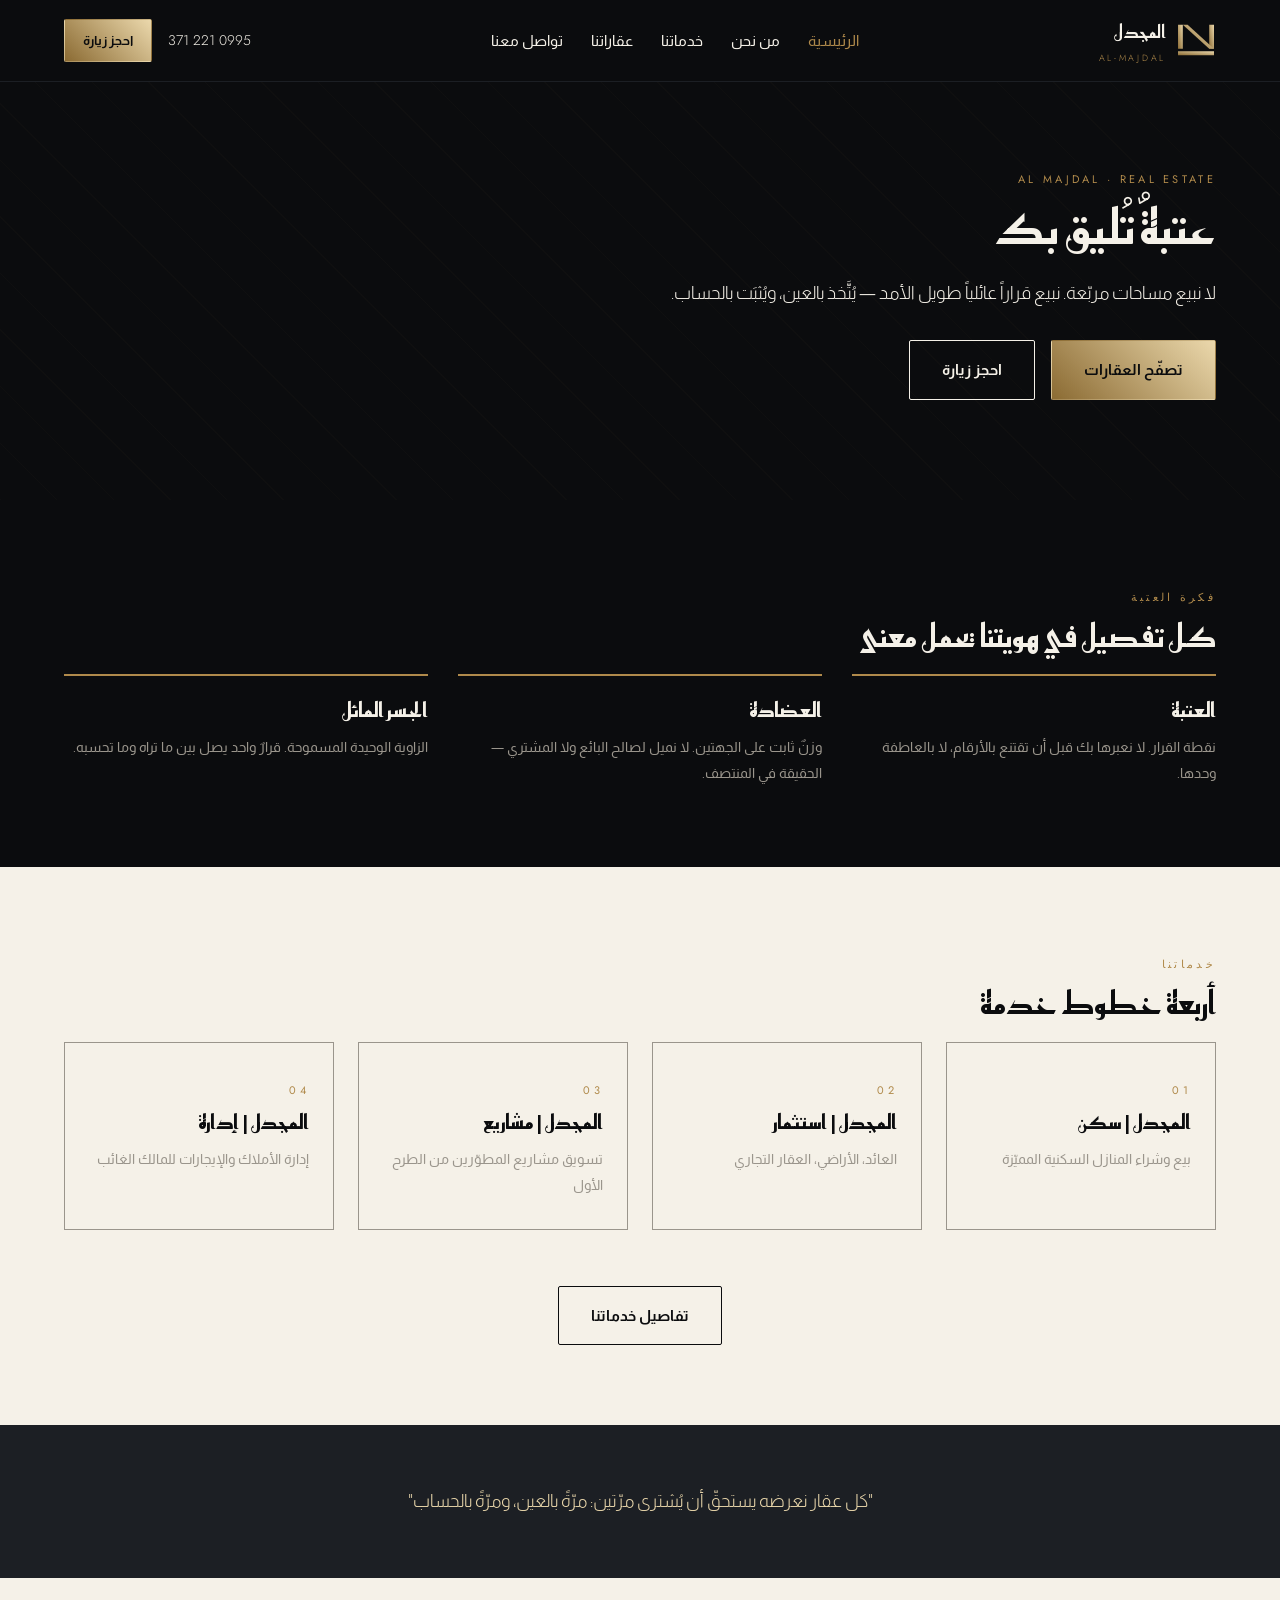
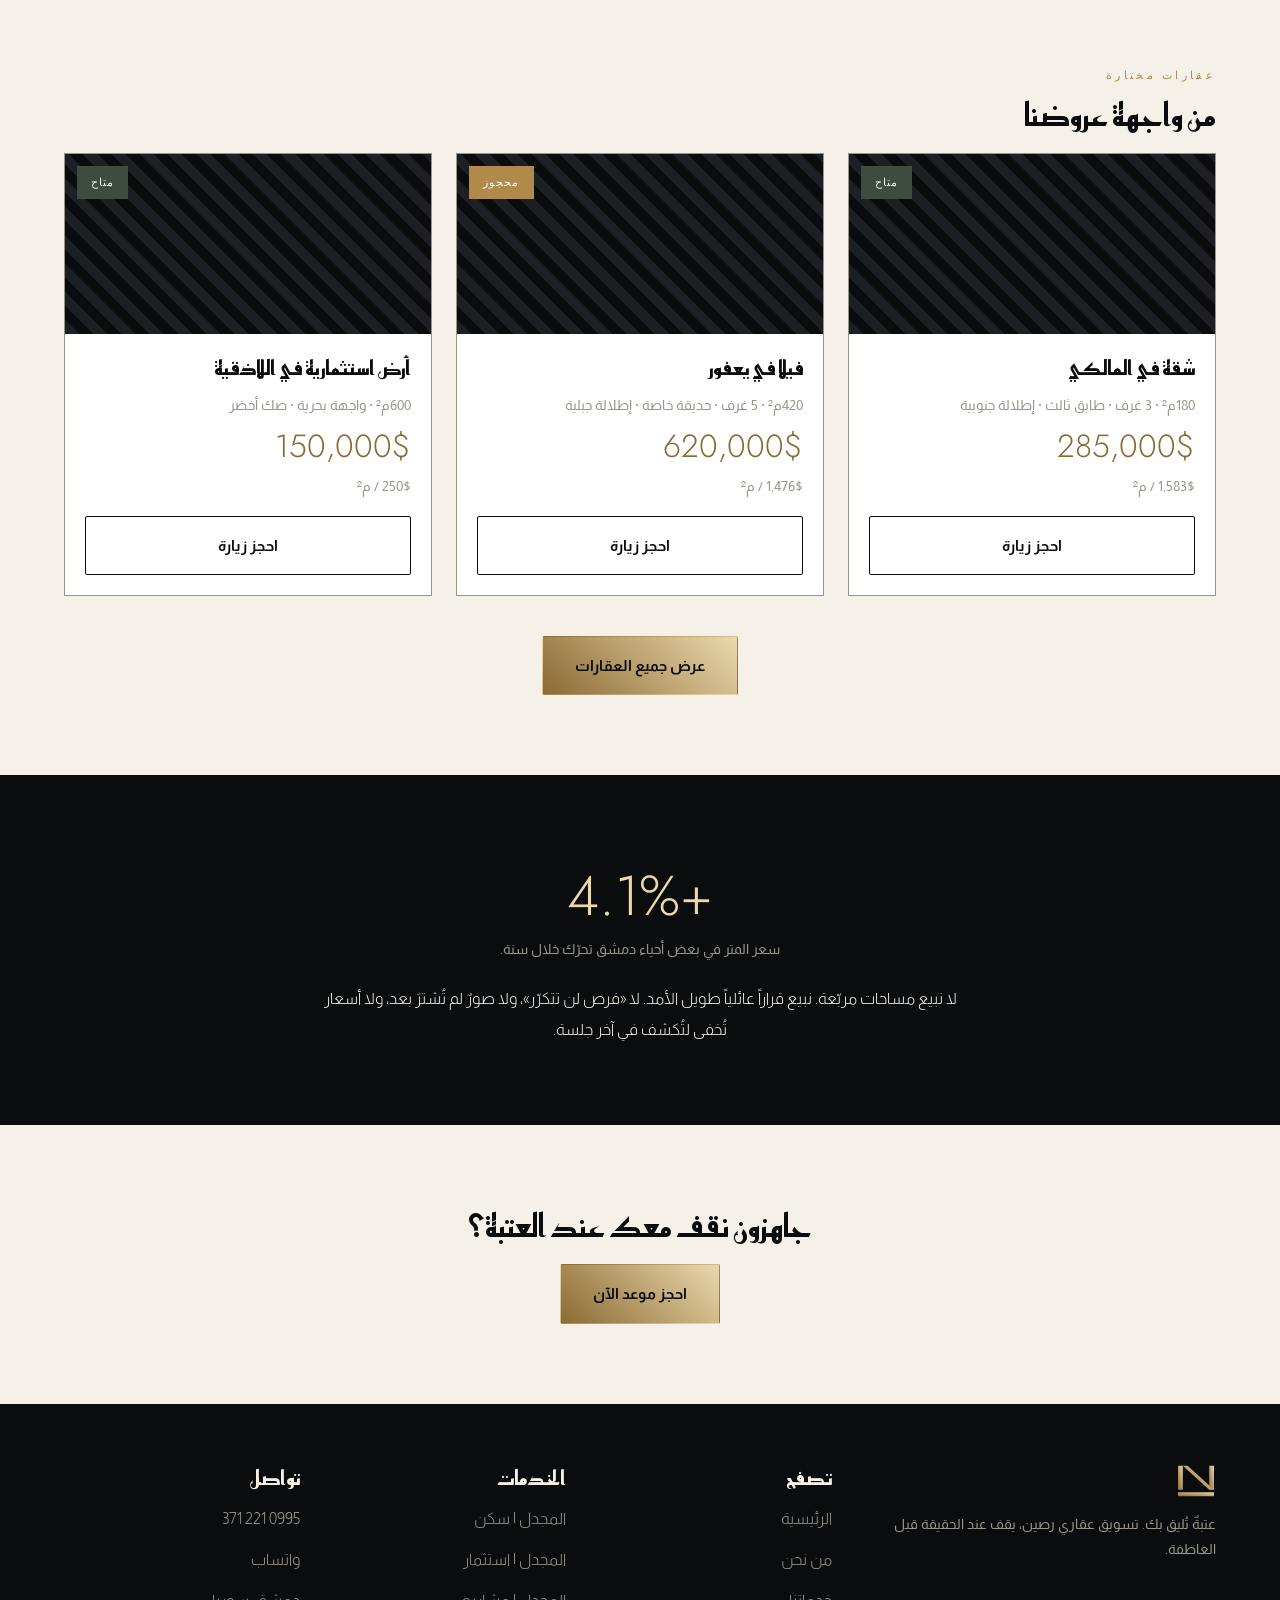
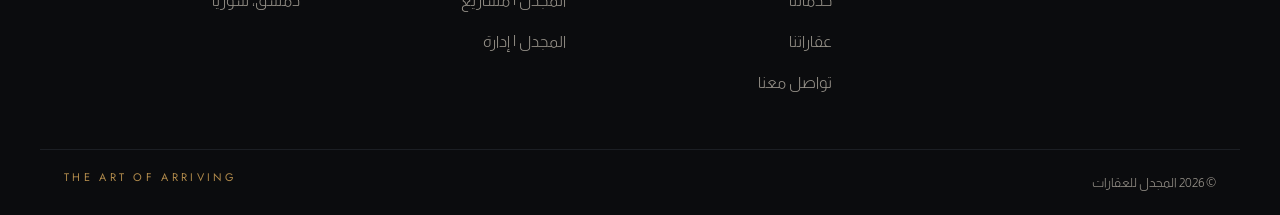
<file: index.html>
<!DOCTYPE html>
<html lang="ar" dir="rtl">
<head>
<meta charset="UTF-8">
<meta name="viewport" content="width=device-width, initial-scale=1.0">
<title>المجدل للعقارات | عتبةٌ تُليق بك</title>
<meta name="description" content="المجدل للعقارات - تسويق عقاري رصين في دمشق والساحل. بيع، إيجار، استثمار، وإدارة أملاك.">
<link rel="icon" type="image/svg+xml" href="assets/favicon.svg">
<link rel="preconnect" href="https://fonts.googleapis.com">
<link href="https://fonts.googleapis.com/css2?family=Reem+Kufi:wght@600&family=Almarai:wght@300;400;700;800&family=Jost:wght@300;400&display=swap" rel="stylesheet">
<link rel="stylesheet" href="css/style.css">
</head>
<body>

<header class="site-header">
  <div class="container header-inner">
    <a href="index.html" class="logo-link">
      <svg class="logo-icon" width="40" height="34" viewBox="0 0 80 61" xmlns="http://www.w3.org/2000/svg">
        <defs>
          <linearGradient id="brassNav1" x1="0%" y1="100%" x2="100%" y2="0%">
            <stop offset="0%" stop-color="#8B6B33"/>
            <stop offset="100%" stop-color="#EBD8AC"/>
          </linearGradient>
        </defs>
        <rect x="4" y="0" width="9.6" height="48" fill="url(#brassNav1)"/>
        <rect x="66.4" y="0" width="9.6" height="48" fill="url(#brassNav1)"/>
        <polygon points="13.6,0 23.2,0 76,48 66.4,48" fill="url(#brassNav1)"/>
        <rect x="4" y="53" width="72" height="8" fill="url(#brassNav1)"/>
      </svg>
      <div class="logo-text">
        <span class="logo-ar">المجدل</span>
        <span class="logo-en">AL-MAJDAL</span>
      </div>
    </a>
    <nav class="main-nav" id="mainNav">
      <a href="index.html">الرئيسية</a>
      <a href="about.html">من نحن</a>
      <a href="services.html">خدماتنا</a>
      <a href="properties.html">عقاراتنا</a>
      <a href="contact.html">تواصل معنا</a>
    </nav>
    <div class="header-actions">
      <a href="tel:+963995221371" class="phone-link">0995 221 371</a>
      <a href="contact.html" class="btn-brass btn-sm">احجز زيارة</a>
      <button class="menu-toggle" id="menuToggle" aria-label="القائمة">
        <span></span><span></span><span></span>
      </button>
    </div>
  </div>
</header>

<section class="hero">
  <div class="container">
    <span class="label">AL MAJDAL · REAL ESTATE</span>
    <h1 class="h1">عتبةٌ تُليق بك</h1>
    <p class="lead">لا نبيع مساحات مربّعة. نبيع قراراً عائلياً طويل الأمد — يُتَّخذ بالعين، ويُثبَت بالحساب.</p>
    <div class="hero-cta">
      <a href="properties.html" class="btn-brass">تصفّح العقارات</a>
      <a href="contact.html" class="btn-outline">احجز زيارة</a>
    </div>
  </div>
</section>

<section class="section section-dark">
  <div class="container">
    <span class="label">فكرة العتبة</span>
    <h2 class="h2">كل تفصيل في هويتنا يحمل معنى</h2>
    <div class="idea-cards">
      <div class="idea-card">
        <h3 class="h3">العتبة</h3>
        <p class="caption">نقطة القرار. لا نعبرها بك قبل أن تقتنع بالأرقام، لا بالعاطفة وحدها.</p>
      </div>
      <div class="idea-card">
        <h3 class="h3">العضادة</h3>
        <p class="caption">وزنٌ ثابت على الجهتين. لا نميل لصالح البائع ولا المشتري — الحقيقة في المنتصف.</p>
      </div>
      <div class="idea-card">
        <h3 class="h3">الجسر المائل</h3>
        <p class="caption">الزاوية الوحيدة المسموحة. قرارٌ واحد يصل بين ما تراه وما تحسبه.</p>
      </div>
    </div>
  </div>
</section>

<section class="section">
  <div class="container">
    <span class="label">خدماتنا</span>
    <h2 class="h2">أربعة خطوط خدمة</h2>
    <div class="services-grid">
      <div class="service-card">
        <span class="label">01</span>
        <h3 class="h3">المجدل | سكن</h3>
        <p class="caption">بيع وشراء المنازل السكنية المميّزة</p>
      </div>
      <div class="service-card">
        <span class="label">02</span>
        <h3 class="h3">المجدل | استثمار</h3>
        <p class="caption">العائد، الأراضي، العقار التجاري</p>
      </div>
      <div class="service-card">
        <span class="label">03</span>
        <h3 class="h3">المجدل | مشاريع</h3>
        <p class="caption">تسويق مشاريع المطوّرين من الطرح الأول</p>
      </div>
      <div class="service-card">
        <span class="label">04</span>
        <h3 class="h3">المجدل | إدارة</h3>
        <p class="caption">إدارة الأملاك والإيجارات للمالك الغائب</p>
      </div>
    </div>
    <div style="text-align:center; margin-top:40px;">
      <a href="services.html" class="btn-outline-dark" style="display:inline-block;">تفاصيل خدماتنا</a>
    </div>
  </div>
</section>

<section class="promise-banner">
  <div class="container">
    <p class="lead">"كل عقار نعرضه يستحقّ أن يُشترى مرّتين: مرّةً بالعين، ومرّةً بالحساب"</p>
  </div>
</section>

<section class="section">
  <div class="container">
    <span class="label">عقارات مختارة</span>
    <h2 class="h2">من واجهة عروضنا</h2>
    <div class="properties-grid">

      <div class="property-card">
        <div class="property-thumb"><span class="status-badge status-available">متاح</span></div>
        <div class="property-body">
          <h3 class="h3">شقة في المالكي</h3>
          <p class="caption">180م² · 3 غرف · طابق ثالث · إطلالة جنوبية</p>
          <p class="price">285,000$</p>
          <p class="caption">1,583$ / م²</p>
          <a href="contact.html" class="btn-outline-dark">احجز زيارة</a>
        </div>
      </div>

      <div class="property-card">
        <div class="property-thumb"><span class="status-badge status-reserved">محجوز</span></div>
        <div class="property-body">
          <h3 class="h3">فيلا في يعفور</h3>
          <p class="caption">420م² · 5 غرف · حديقة خاصة · إطلالة جبلية</p>
          <p class="price">620,000$</p>
          <p class="caption">1,476$ / م²</p>
          <a href="contact.html" class="btn-outline-dark">احجز زيارة</a>
        </div>
      </div>

      <div class="property-card">
        <div class="property-thumb"><span class="status-badge status-available">متاح</span></div>
        <div class="property-body">
          <h3 class="h3">أرض استثمارية في اللاذقية</h3>
          <p class="caption">600م² · واجهة بحرية · صك أخضر</p>
          <p class="price">150,000$</p>
          <p class="caption">250$ / م²</p>
          <a href="contact.html" class="btn-outline-dark">احجز زيارة</a>
        </div>
      </div>

    </div>
    <div style="text-align:center; margin-top:40px;">
      <a href="properties.html" class="btn-brass">عرض جميع العقارات</a>
    </div>
  </div>
</section>

<section class="section section-dark">
  <div class="container" style="text-align:center;">
    <p class="price" style="font-size:56px; color:var(--brass-light);">+4.1%</p>
    <p class="caption" style="max-width:600px; margin:0 auto 20px;">سعر المتر في بعض أحياء دمشق تحرّك خلال سنة.</p>
    <p class="body" style="max-width:650px; margin:0 auto;">لا نبيع مساحات مربّعة. نبيع قراراً عائلياً طويل الأمد. لا «فرص لن تتكرّر»، ولا صورٌ لم تُشترَ بعد، ولا أسعار تُخفى لتُكشف في آخر جلسة.</p>
  </div>
</section>

<section class="section cta-final">
  <div class="container">
    <h2 class="h2">جاهزون نقف معك عند العتبة؟</h2>
    <a href="contact.html" class="btn-brass">احجز موعد الآن</a>
  </div>
</section>

<footer class="site-footer">
  <div class="container footer-grid">
    <div class="footer-brand">
      <svg class="logo-icon" width="40" height="34" viewBox="0 0 80 61" xmlns="http://www.w3.org/2000/svg">
        <defs>
          <linearGradient id="brassFoot1" x1="0%" y1="100%" x2="100%" y2="0%">
            <stop offset="0%" stop-color="#8B6B33"/>
            <stop offset="100%" stop-color="#EBD8AC"/>
          </linearGradient>
        </defs>
        <rect x="4" y="0" width="9.6" height="48" fill="url(#brassFoot1)"/>
        <rect x="66.4" y="0" width="9.6" height="48" fill="url(#brassFoot1)"/>
        <polygon points="13.6,0 23.2,0 76,48 66.4,48" fill="url(#brassFoot1)"/>
        <rect x="4" y="53" width="72" height="8" fill="url(#brassFoot1)"/>
      </svg>
      <p class="caption">عتبةٌ تُليق بك. تسويق عقاري رصين، يقف عند الحقيقة قبل العاطفة.</p>
    </div>
    <div class="footer-col">
      <h3 class="h3">تصفح</h3>
      <ul>
        <li><a href="index.html">الرئيسية</a></li>
        <li><a href="about.html">من نحن</a></li>
        <li><a href="services.html">خدماتنا</a></li>
        <li><a href="properties.html">عقاراتنا</a></li>
        <li><a href="contact.html">تواصل معنا</a></li>
      </ul>
    </div>
    <div class="footer-col">
      <h3 class="h3">الخدمات</h3>
      <ul>
        <li>المجدل | سكن</li>
        <li>المجدل | استثمار</li>
        <li>المجدل | مشاريع</li>
        <li>المجدل | إدارة</li>
      </ul>
    </div>
    <div class="footer-col">
      <h3 class="h3">تواصل</h3>
      <ul>
        <li><a href="tel:+963995221371">0995 221 371</a></li>
        <li><a href="https://wa.me/963995221371" target="_blank">واتساب</a></li>
        <li>دمشق، سوريا</li>
      </ul>
    </div>
  </div>
  <div class="footer-bottom container">
    <span>© 2026 المجدل للعقارات</span>
    <span class="label">THE ART OF ARRIVING</span>
  </div>
</footer>

<script src="js/script.js"></script>
</body>
</html>
</file>
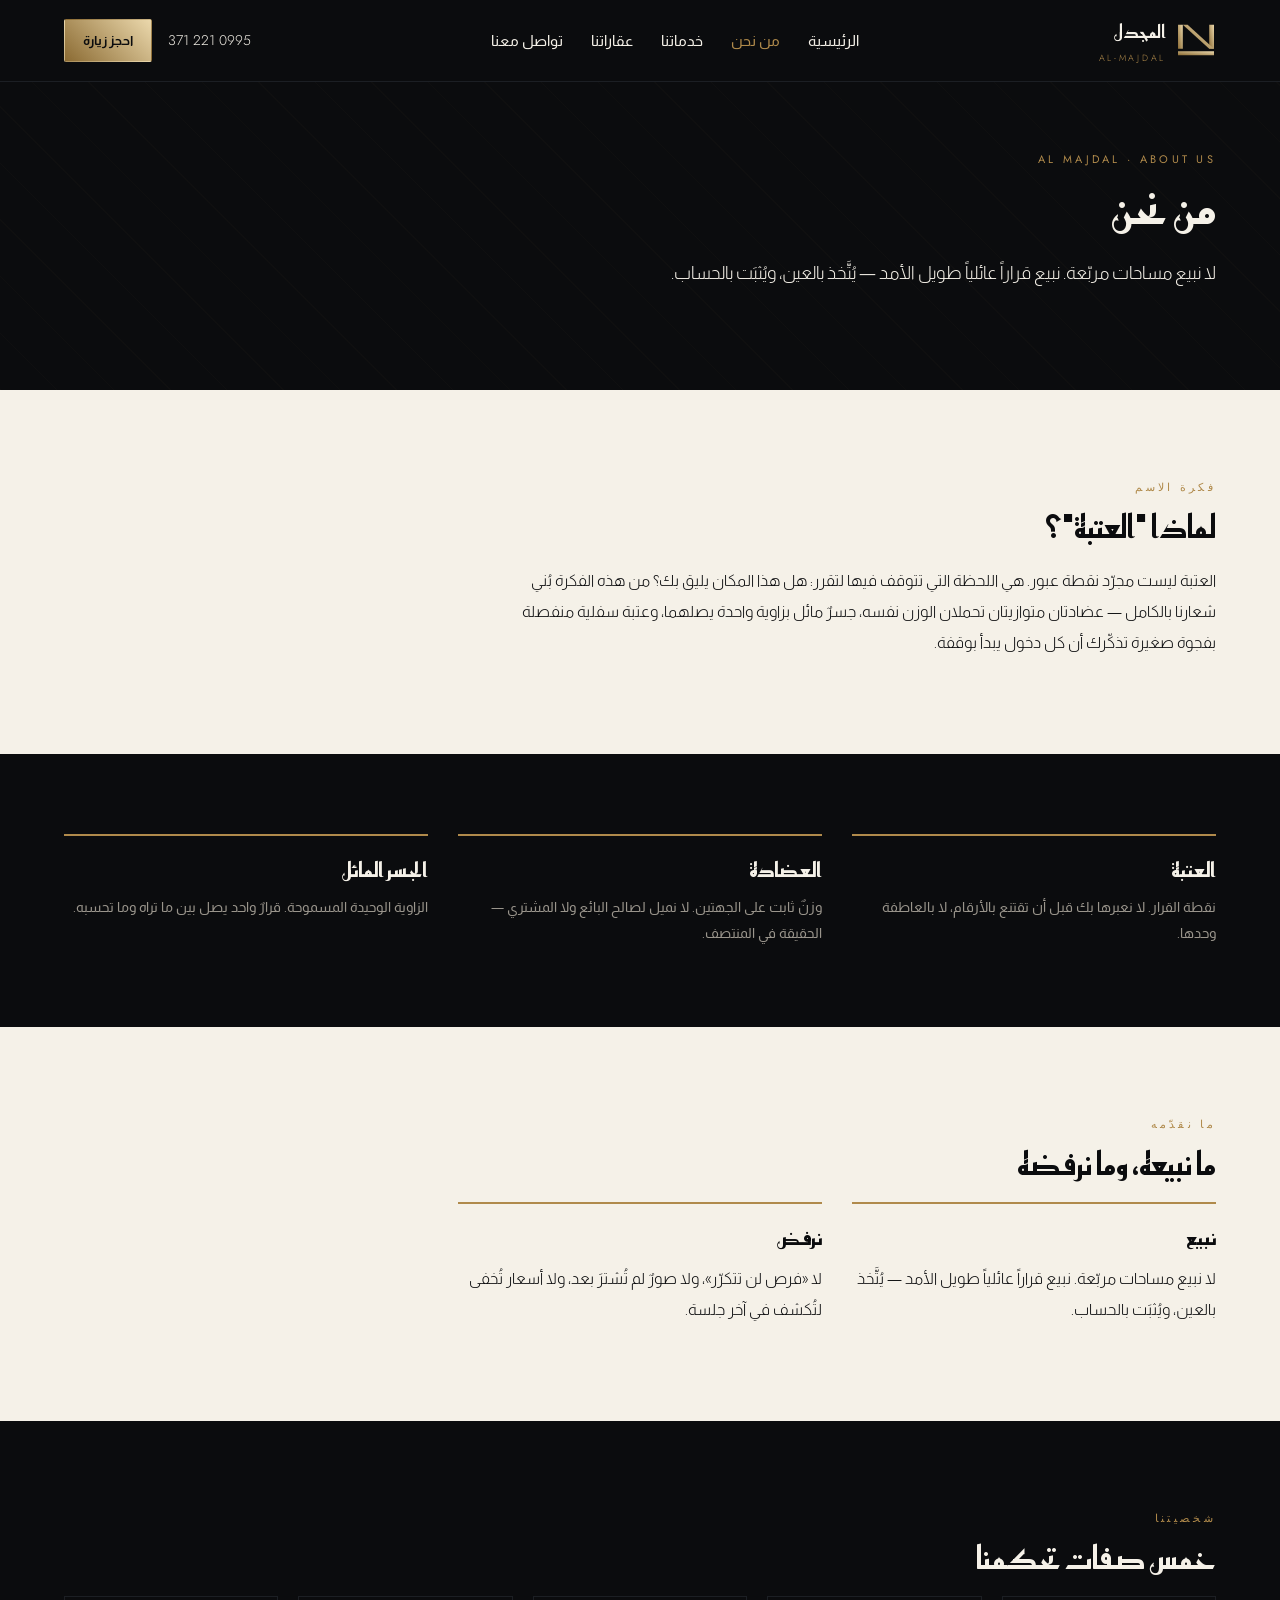
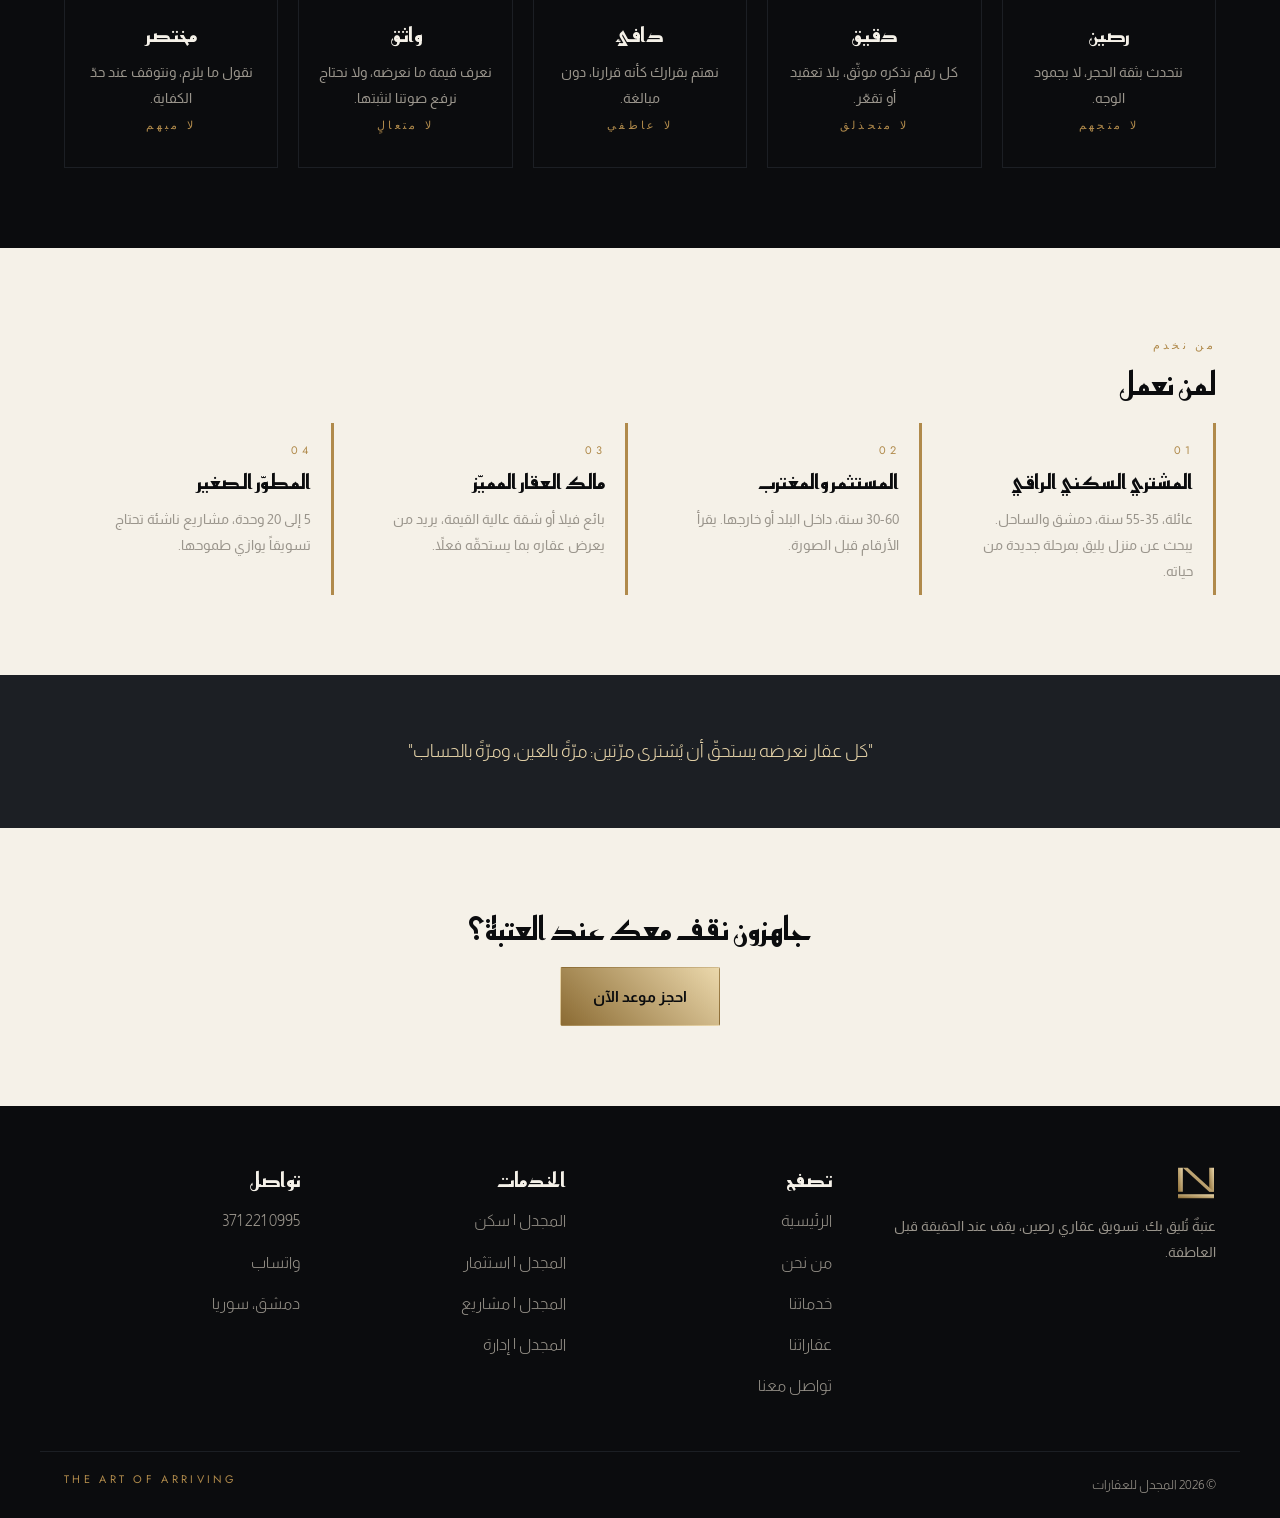
<file: about.html>
<!DOCTYPE html>
<html lang="ar" dir="rtl">
<head>
<meta charset="UTF-8">
<meta name="viewport" content="width=device-width, initial-scale=1.0">
<title>من نحن | المجدل للعقارات</title>
<meta name="description" content="المجدل للعقارات - عتبةٌ تُليق بك. تعرّف على فكرتنا، شخصيتنا، ومن نخدم.">
<link rel="icon" type="image/svg+xml" href="assets/favicon.svg">
<link rel="preconnect" href="https://fonts.googleapis.com">
<link href="https://fonts.googleapis.com/css2?family=Reem+Kufi:wght@600&family=Almarai:wght@300;400;700;800&family=Jost:wght@300;400&display=swap" rel="stylesheet">
<link rel="stylesheet" href="css/style.css">
</head>
<body>

<header class="site-header">
  <div class="container header-inner">
    <a href="index.html" class="logo-link">
      <svg class="logo-icon" width="40" height="34" viewBox="0 0 80 61" xmlns="http://www.w3.org/2000/svg">
        <defs>
          <linearGradient id="brassNavAbout" x1="0%" y1="100%" x2="100%" y2="0%">
            <stop offset="0%" stop-color="#8B6B33"/>
            <stop offset="100%" stop-color="#EBD8AC"/>
          </linearGradient>
        </defs>
        <rect x="4" y="0" width="9.6" height="48" fill="url(#brassNavAbout)"/>
        <rect x="66.4" y="0" width="9.6" height="48" fill="url(#brassNavAbout)"/>
        <polygon points="13.6,0 23.2,0 76,48 66.4,48" fill="url(#brassNavAbout)"/>
        <rect x="4" y="53" width="72" height="8" fill="url(#brassNavAbout)"/>
      </svg>
      <div class="logo-text">
        <span class="logo-ar">المجدل</span>
        <span class="logo-en">AL-MAJDAL</span>
      </div>
    </a>
    <nav class="main-nav" id="mainNav">
      <a href="index.html">الرئيسية</a>
      <a href="about.html">من نحن</a>
      <a href="services.html">خدماتنا</a>
      <a href="properties.html">عقاراتنا</a>
      <a href="contact.html">تواصل معنا</a>
    </nav>
    <div class="header-actions">
      <a href="tel:+963995221371" class="phone-link">0995 221 371</a>
      <a href="contact.html" class="btn-brass btn-sm">احجز زيارة</a>
      <button class="menu-toggle" id="menuToggle" aria-label="القائمة">
        <span></span><span></span><span></span>
      </button>
    </div>
  </div>
</header>

<section class="hero hero-page">
  <div class="container">
    <span class="label">AL MAJDAL · ABOUT US</span>
    <h1 class="h1">من نحن</h1>
    <p class="lead">لا نبيع مساحات مربّعة. نبيع قراراً عائلياً طويل الأمد — يُتَّخذ بالعين، ويُثبَت بالحساب.</p>
  </div>
</section>

<section class="section">
  <div class="container">
    <span class="label">فكرة الاسم</span>
    <h2 class="h2">لماذا "العتبة"؟</h2>
    <p class="body" style="max-width:700px;">
      العتبة ليست مجرّد نقطة عبور. هي اللحظة التي تتوقف فيها لتقرر: هل هذا المكان يليق بك؟
      من هذه الفكرة بُني شعارنا بالكامل — عضادتان متوازيتان تحملان الوزن نفسه،
      جسرٌ مائل بزاوية واحدة يصلهما، وعتبة سفلية منفصلة بفجوة صغيرة تذكّرك أن كل دخول يبدأ بوقفة.
    </p>
  </div>
</section>

<section class="section section-dark">
  <div class="container">
    <div class="idea-cards">
      <div class="idea-card">
        <h3 class="h3">العتبة</h3>
        <p class="caption">نقطة القرار. لا نعبرها بك قبل أن تقتنع بالأرقام، لا بالعاطفة وحدها.</p>
      </div>
      <div class="idea-card">
        <h3 class="h3">العضادة</h3>
        <p class="caption">وزنٌ ثابت على الجهتين. لا نميل لصالح البائع ولا المشتري — الحقيقة في المنتصف.</p>
      </div>
      <div class="idea-card">
        <h3 class="h3">الجسر المائل</h3>
        <p class="caption">الزاوية الوحيدة المسموحة. قرارٌ واحد يصل بين ما تراه وما تحسبه.</p>
      </div>
    </div>
  </div>
</section>

<section class="section">
  <div class="container">
    <span class="label">ما نقدّمه</span>
    <h2 class="h2">ما نبيعه، وما نرفضه</h2>
    <div class="idea-cards">
      <div class="idea-card">
        <h3 class="h3">نبيع</h3>
        <p class="body">لا نبيع مساحات مربّعة. نبيع قراراً عائلياً طويل الأمد — يُتَّخذ بالعين، ويُثبَت بالحساب.</p>
      </div>
      <div class="idea-card">
        <h3 class="h3">نرفض</h3>
        <p class="body">لا «فرص لن تتكرّر»، ولا صورٌ لم تُشترَ بعد، ولا أسعار تُخفى لتُكشف في آخر جلسة.</p>
      </div>
    </div>
  </div>
</section>

<section class="section section-dark">
  <div class="container">
    <span class="label">شخصيتنا</span>
    <h2 class="h2">خمس صفات تحكمنا</h2>
    <div class="traits-grid">
      <div class="trait-card">
        <h3 class="h3">رصين</h3>
        <p class="caption">نتحدث بثقة الحجر، لا بجمود الوجه.<br><span class="label">لا متجهم</span></p>
      </div>
      <div class="trait-card">
        <h3 class="h3">دقيق</h3>
        <p class="caption">كل رقم نذكره موثّق، بلا تعقيد أو تقعّر.<br><span class="label">لا متحذلق</span></p>
      </div>
      <div class="trait-card">
        <h3 class="h3">دافئ</h3>
        <p class="caption">نهتم بقرارك كأنه قرارنا، دون مبالغة.<br><span class="label">لا عاطفي</span></p>
      </div>
      <div class="trait-card">
        <h3 class="h3">واثق</h3>
        <p class="caption">نعرف قيمة ما نعرضه، ولا نحتاج نرفع صوتنا لنثبتها.<br><span class="label">لا متعالٍ</span></p>
      </div>
      <div class="trait-card">
        <h3 class="h3">مختصر</h3>
        <p class="caption">نقول ما يلزم، ونتوقف عند حدّ الكفاية.<br><span class="label">لا مبهم</span></p>
      </div>
    </div>
  </div>
</section>

<section class="section">
  <div class="container">
    <span class="label">من نخدم</span>
    <h2 class="h2">لمن نعمل</h2>
    <div class="personas-grid">
      <div class="persona-card">
        <span class="label">01</span>
        <h3 class="h3">المشتري السكني الراقي</h3>
        <p class="caption">عائلة، 35-55 سنة، دمشق والساحل. يبحث عن منزل يليق بمرحلة جديدة من حياته.</p>
      </div>
      <div class="persona-card">
        <span class="label">02</span>
        <h3 class="h3">المستثمر والمغترب</h3>
        <p class="caption">30-60 سنة، داخل البلد أو خارجها. يقرأ الأرقام قبل الصورة.</p>
      </div>
      <div class="persona-card">
        <span class="label">03</span>
        <h3 class="h3">مالك العقار المميّز</h3>
        <p class="caption">بائع فيلا أو شقة عالية القيمة، يريد من يعرض عقاره بما يستحقّه فعلاً.</p>
      </div>
      <div class="persona-card">
        <span class="label">04</span>
        <h3 class="h3">المطوّر الصغير</h3>
        <p class="caption">5 إلى 20 وحدة، مشاريع ناشئة تحتاج تسويقاً يوازي طموحها.</p>
      </div>
    </div>
  </div>
</section>

<section class="promise-banner">
  <div class="container">
    <p class="lead">"كل عقار نعرضه يستحقّ أن يُشترى مرّتين: مرّةً بالعين، ومرّةً بالحساب"</p>
  </div>
</section>

<section class="section cta-final">
  <div class="container">
    <h2 class="h2">جاهزون نقف معك عند العتبة؟</h2>
    <a href="contact.html" class="btn-brass">احجز موعد الآن</a>
  </div>
</section>

<footer class="site-footer">
  <div class="container footer-grid">
    <div class="footer-brand">
      <svg class="logo-icon" width="40" height="34" viewBox="0 0 80 61" xmlns="http://www.w3.org/2000/svg">
        <defs>
          <linearGradient id="brassFootAbout" x1="0%" y1="100%" x2="100%" y2="0%">
            <stop offset="0%" stop-color="#8B6B33"/>
            <stop offset="100%" stop-color="#EBD8AC"/>
          </linearGradient>
        </defs>
        <rect x="4" y="0" width="9.6" height="48" fill="url(#brassFootAbout)"/>
        <rect x="66.4" y="0" width="9.6" height="48" fill="url(#brassFootAbout)"/>
        <polygon points="13.6,0 23.2,0 76,48 66.4,48" fill="url(#brassFootAbout)"/>
        <rect x="4" y="53" width="72" height="8" fill="url(#brassFootAbout)"/>
      </svg>
      <p class="caption">عتبةٌ تُليق بك. تسويق عقاري رصين، يقف عند الحقيقة قبل العاطفة.</p>
    </div>
    <div class="footer-col">
      <h3 class="h3">تصفح</h3>
      <ul>
        <li><a href="index.html">الرئيسية</a></li>
        <li><a href="about.html">من نحن</a></li>
        <li><a href="services.html">خدماتنا</a></li>
        <li><a href="properties.html">عقاراتنا</a></li>
        <li><a href="contact.html">تواصل معنا</a></li>
      </ul>
    </div>
    <div class="footer-col">
      <h3 class="h3">الخدمات</h3>
      <ul>
        <li>المجدل | سكن</li>
        <li>المجدل | استثمار</li>
        <li>المجدل | مشاريع</li>
        <li>المجدل | إدارة</li>
      </ul>
    </div>
    <div class="footer-col">
      <h3 class="h3">تواصل</h3>
      <ul>
        <li><a href="tel:+963995221371">0995 221 371</a></li>
        <li><a href="https://wa.me/963995221371" target="_blank">واتساب</a></li>
        <li>دمشق، سوريا</li>
      </ul>
    </div>
  </div>
  <div class="footer-bottom container">
    <span>© 2026 المجدل للعقارات</span>
    <span class="label">THE ART OF ARRIVING</span>
  </div>
</footer>

<script src="js/script.js"></script>
</body>
</html>
</file>
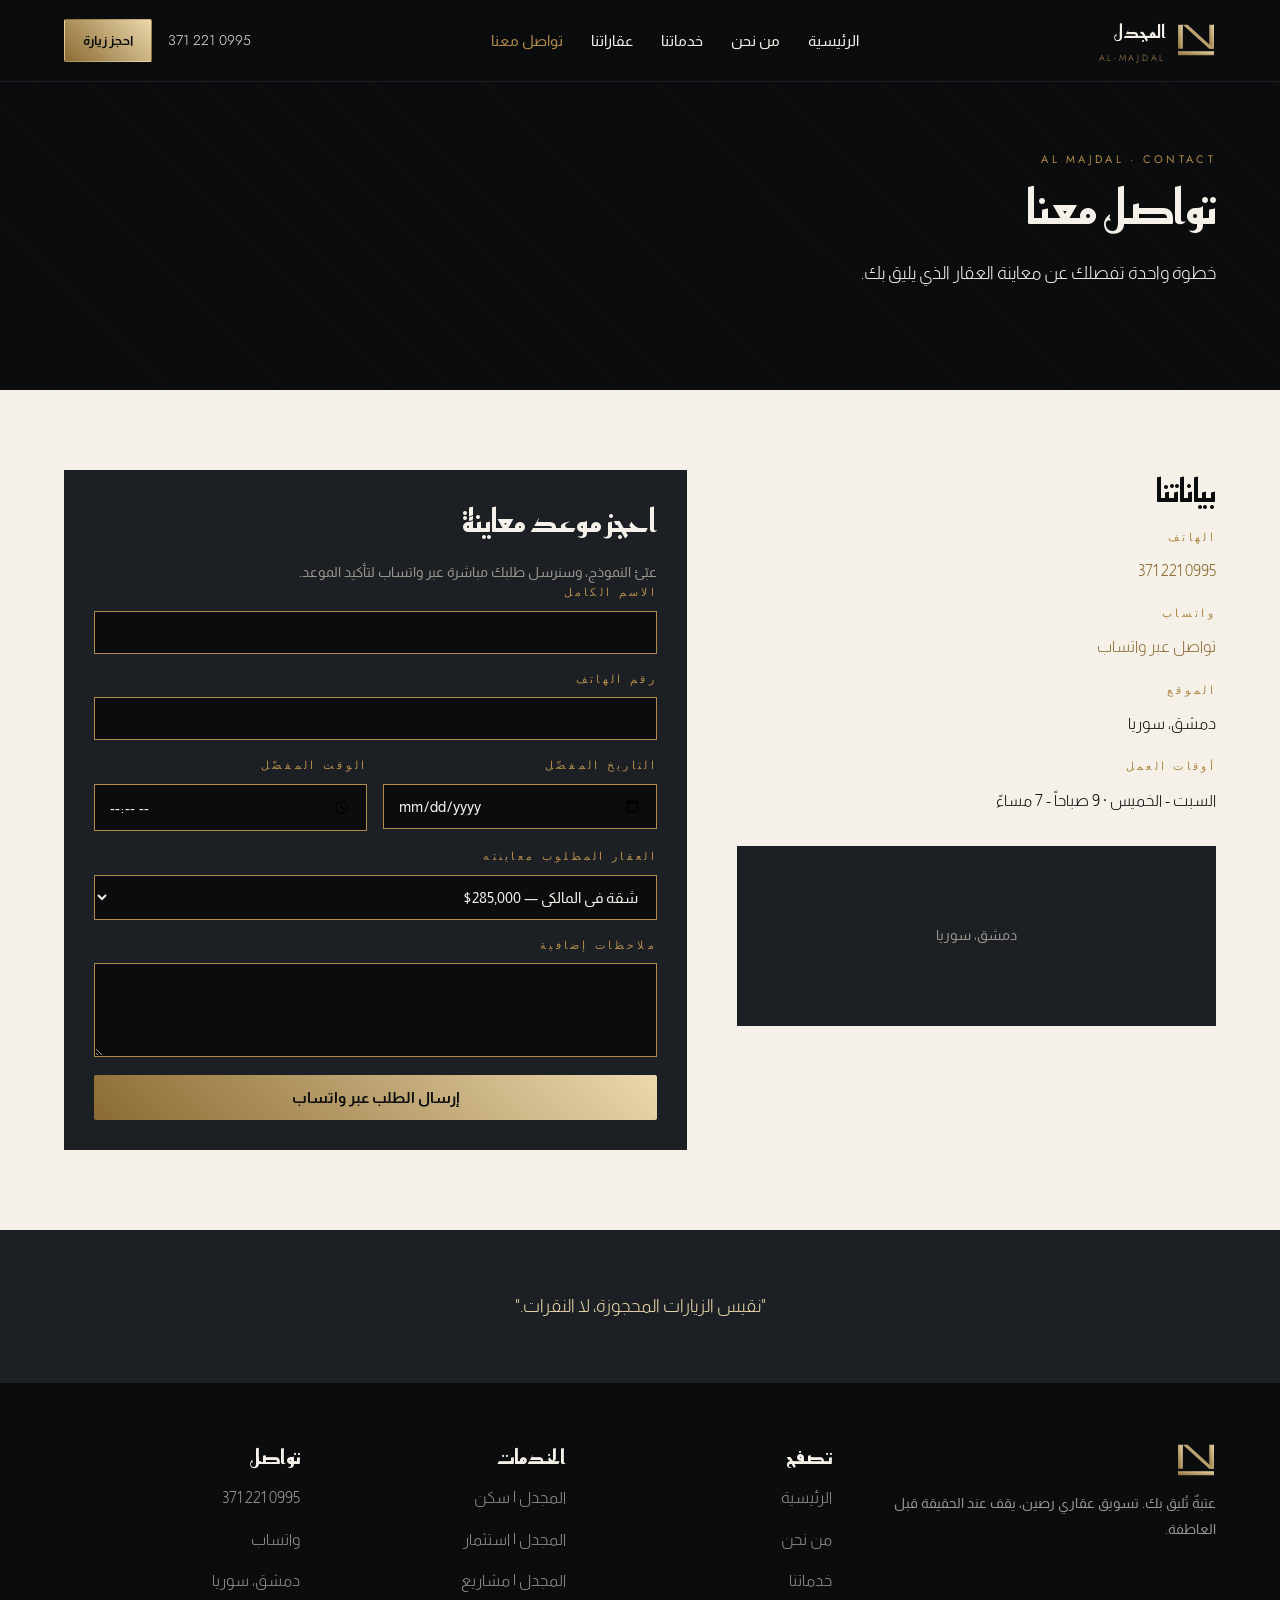
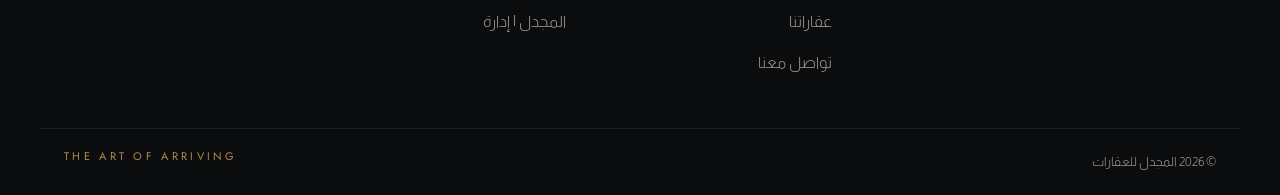
<file: contact.html>
<!DOCTYPE html>
<html lang="ar" dir="rtl">
<head>
<meta charset="UTF-8">
<meta name="viewport" content="width=device-width, initial-scale=1.0">
<title>تواصل معنا | المجدل للعقارات</title>
<meta name="description" content="احجز موعد معاينة عقار أو تواصل مع فريق المجدل مباشرة.">
<link rel="icon" type="image/svg+xml" href="assets/favicon.svg">
<link rel="preconnect" href="https://fonts.googleapis.com">
<link href="https://fonts.googleapis.com/css2?family=Reem+Kufi:wght@600&family=Almarai:wght@300;400;700;800&family=Jost:wght@300;400&display=swap" rel="stylesheet">
<link rel="stylesheet" href="css/style.css">
</head>
<body>

<header class="site-header">
  <div class="container header-inner">
    <a href="index.html" class="logo-link">
      <svg class="logo-icon" width="40" height="34" viewBox="0 0 80 61" xmlns="http://www.w3.org/2000/svg">
        <defs>
          <linearGradient id="brassNavContact" x1="0%" y1="100%" x2="100%" y2="0%">
            <stop offset="0%" stop-color="#8B6B33"/>
            <stop offset="100%" stop-color="#EBD8AC"/>
          </linearGradient>
        </defs>
        <rect x="4" y="0" width="9.6" height="48" fill="url(#brassNavContact)"/>
        <rect x="66.4" y="0" width="9.6" height="48" fill="url(#brassNavContact)"/>
        <polygon points="13.6,0 23.2,0 76,48 66.4,48" fill="url(#brassNavContact)"/>
        <rect x="4" y="53" width="72" height="8" fill="url(#brassNavContact)"/>
      </svg>
      <div class="logo-text">
        <span class="logo-ar">المجدل</span>
        <span class="logo-en">AL-MAJDAL</span>
      </div>
    </a>
    <nav class="main-nav" id="mainNav">
      <a href="index.html">الرئيسية</a>
      <a href="about.html">من نحن</a>
      <a href="services.html">خدماتنا</a>
      <a href="properties.html">عقاراتنا</a>
      <a href="contact.html">تواصل معنا</a>
    </nav>
    <div class="header-actions">
      <a href="tel:+963995221371" class="phone-link">0995 221 371</a>
      <a href="contact.html" class="btn-brass btn-sm">احجز زيارة</a>
      <button class="menu-toggle" id="menuToggle" aria-label="القائمة">
        <span></span><span></span><span></span>
      </button>
    </div>
  </div>
</header>

<section class="hero hero-page">
  <div class="container">
    <span class="label">AL MAJDAL · CONTACT</span>
    <h1 class="h1">تواصل معنا</h1>
    <p class="lead">خطوة واحدة تفصلك عن معاينة العقار الذي يليق بك.</p>
  </div>
</section>

<section class="section">
  <div class="container contact-grid">

    <div class="contact-info">
      <h2 class="h2">بياناتنا</h2>
      <ul class="info-list">
        <li>
          <span class="label">الهاتف</span>
          <a href="tel:+963995221371">0995 221 371</a>
        </li>
        <li>
          <span class="label">واتساب</span>
          <a href="https://wa.me/963995221371" target="_blank">تواصل عبر واتساب</a>
        </li>
        <li>
          <span class="label">الموقع</span>
          <span>دمشق، سوريا</span>
        </li>
        <li>
          <span class="label">أوقات العمل</span>
          <span>السبت - الخميس · 9 صباحاً - 7 مساءً</span>
        </li>
      </ul>

      <div class="map-placeholder">
        <p class="caption">دمشق، سوريا</p>
      </div>
    </div>

    <div class="booking-form-wrap">
      <h2 class="h2">احجز موعد معاينة</h2>
      <p class="caption">عبّئ النموذج، وسنرسل طلبك مباشرة عبر واتساب لتأكيد الموعد.</p>

      <form id="bookingForm" class="booking-form">
        <div class="form-group">
          <label class="label" for="b-name">الاسم الكامل</label>
          <input type="text" id="b-name" name="b-name" required>
        </div>

        <div class="form-group">
          <label class="label" for="b-phone">رقم الهاتف</label>
          <input type="tel" id="b-phone" name="b-phone" required>
        </div>

        <div class="form-row">
          <div class="form-group">
            <label class="label" for="b-date">التاريخ المفضّل</label>
            <input type="date" id="b-date" name="b-date" required>
          </div>
          <div class="form-group">
            <label class="label" for="b-time">الوقت المفضّل</label>
            <input type="time" id="b-time" name="b-time" required>
          </div>
        </div>

        <div class="form-group">
          <label class="label" for="b-property">العقار المطلوب معاينته</label>
          <select id="b-property" name="b-property">
            <option value="شقة في المالكي">شقة في المالكي — 285,000$</option>
            <option value="فيلا في يعفور">فيلا في يعفور — 620,000$</option>
            <option value="أرض استثمارية في اللاذقية">أرض استثمارية في اللاذقية — 150,000$</option>
            <option value="شقة في المزة">شقة في المزة — 210,000$</option>
            <option value="محل تجاري في الحمرا">محل تجاري في الحمرا — 95,000$</option>
            <option value="عقار آخر / استشارة عامة">عقار آخر / استشارة عامة</option>
          </select>
        </div>

        <div class="form-group">
          <label class="label" for="b-notes">ملاحظات إضافية</label>
          <textarea id="b-notes" name="b-notes" rows="4"></textarea>
        </div>

        <button type="submit" class="btn-brass btn-full">إرسال الطلب عبر واتساب</button>
      </form>
    </div>

  </div>
</section>

<section class="promise-banner">
  <div class="container">
    <p class="lead">"نقيس الزيارات المحجوزة، لا النقرات."</p>
  </div>
</section>

<footer class="site-footer">
  <div class="container footer-grid">
    <div class="footer-brand">
      <svg class="logo-icon" width="40" height="34" viewBox="0 0 80 61" xmlns="http://www.w3.org/2000/svg">
        <defs>
          <linearGradient id="brassFootContact" x1="0%" y1="100%" x2="100%" y2="0%">
            <stop offset="0%" stop-color="#8B6B33"/>
            <stop offset="100%" stop-color="#EBD8AC"/>
          </linearGradient>
        </defs>
        <rect x="4" y="0" width="9.6" height="48" fill="url(#brassFootContact)"/>
        <rect x="66.4" y="0" width="9.6" height="48" fill="url(#brassFootContact)"/>
        <polygon points="13.6,0 23.2,0 76,48 66.4,48" fill="url(#brassFootContact)"/>
        <rect x="4" y="53" width="72" height="8" fill="url(#brassFootContact)"/>
      </svg>
      <p class="caption">عتبةٌ تُليق بك. تسويق عقاري رصين، يقف عند الحقيقة قبل العاطفة.</p>
    </div>
    <div class="footer-col">
      <h3 class="h3">تصفح</h3>
      <ul>
        <li><a href="index.html">الرئيسية</a></li>
        <li><a href="about.html">من نحن</a></li>
        <li><a href="services.html">خدماتنا</a></li>
        <li><a href="properties.html">عقاراتنا</a></li>
        <li><a href="contact.html">تواصل معنا</a></li>
      </ul>
    </div>
    <div class="footer-col">
      <h3 class="h3">الخدمات</h3>
      <ul>
        <li>المجدل | سكن</li>
        <li>المجدل | استثمار</li>
        <li>المجدل | مشاريع</li>
        <li>المجدل | إدارة</li>
      </ul>
    </div>
    <div class="footer-col">
      <h3 class="h3">تواصل</h3>
      <ul>
        <li><a href="tel:+963995221371">0995 221 371</a></li>
        <li><a href="https://wa.me/963995221371" target="_blank">واتساب</a></li>
        <li>دمشق، سوريا</li>
      </ul>
    </div>
  </div>
  <div class="footer-bottom container">
    <span>© 2026 المجدل للعقارات</span>
    <span class="label">THE ART OF ARRIVING</span>
  </div>
</footer>

<script src="js/script.js"></script>
</body>
</html>
</file>
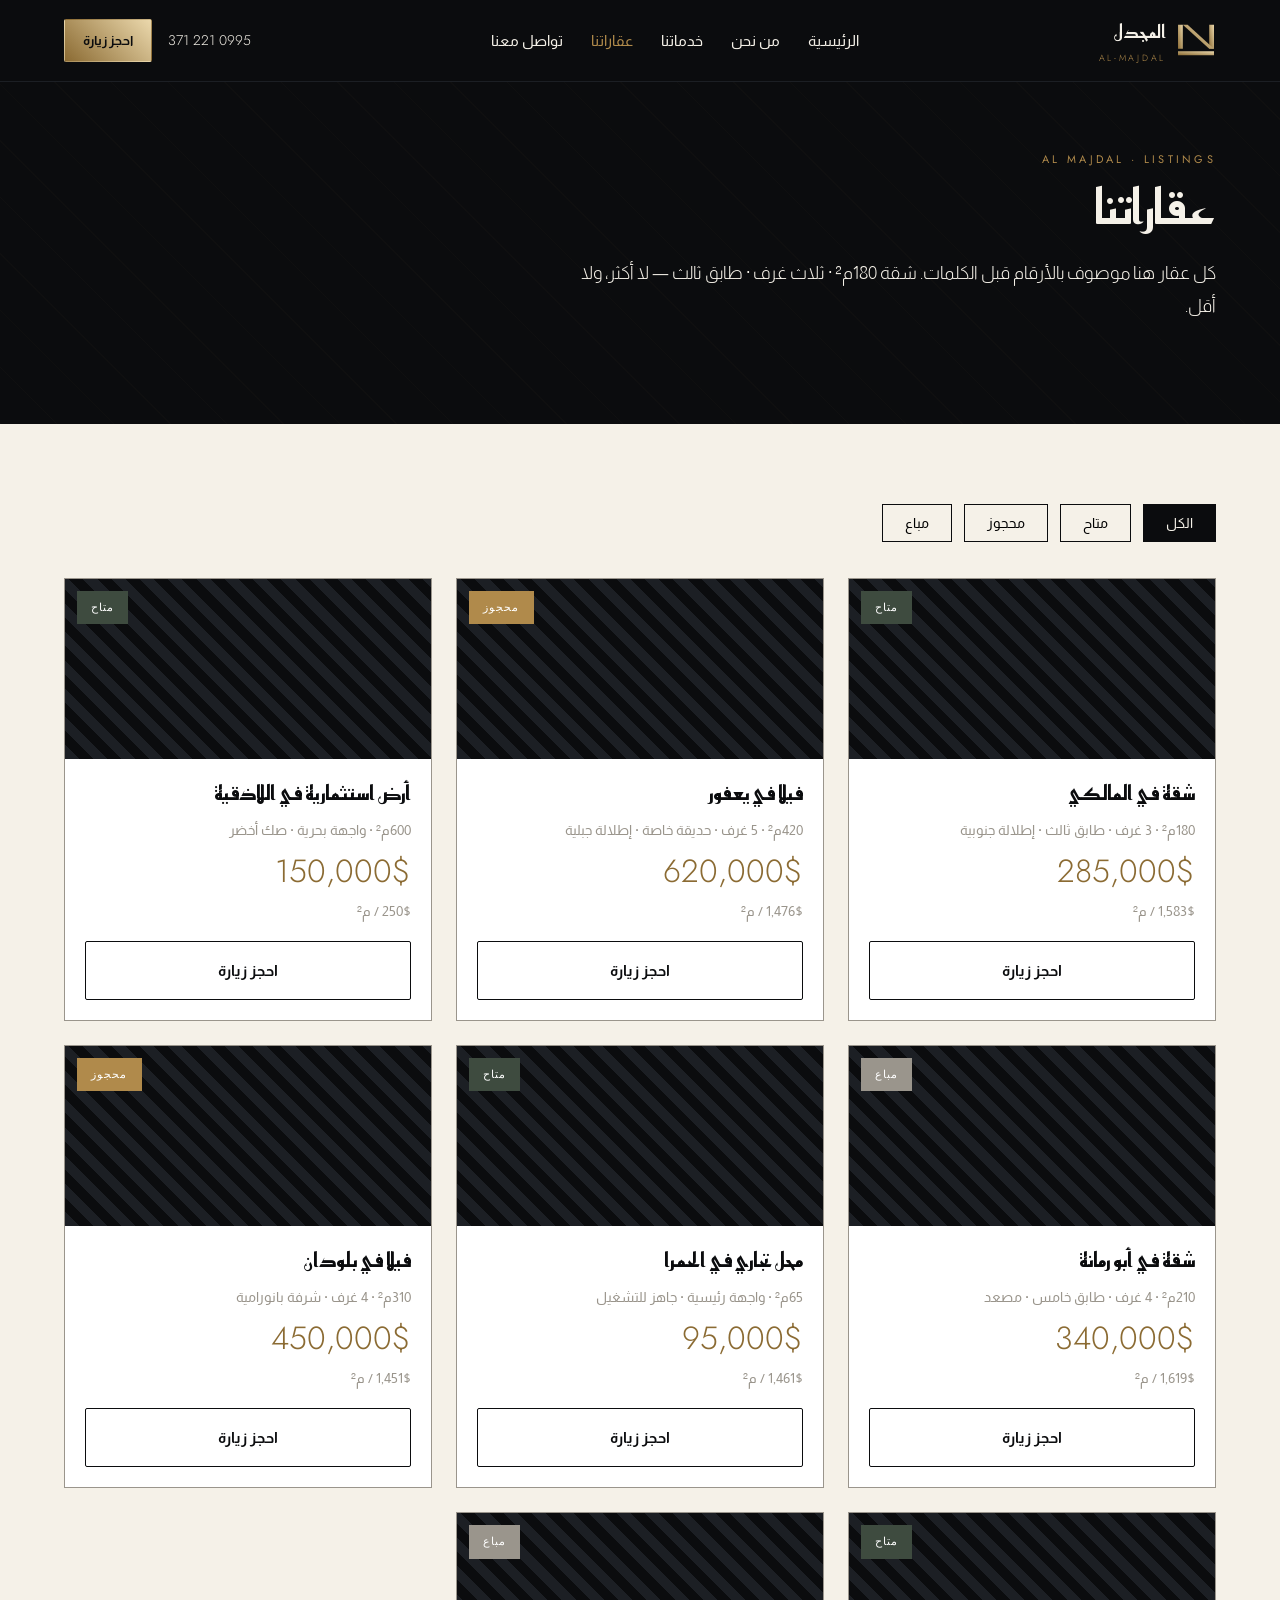
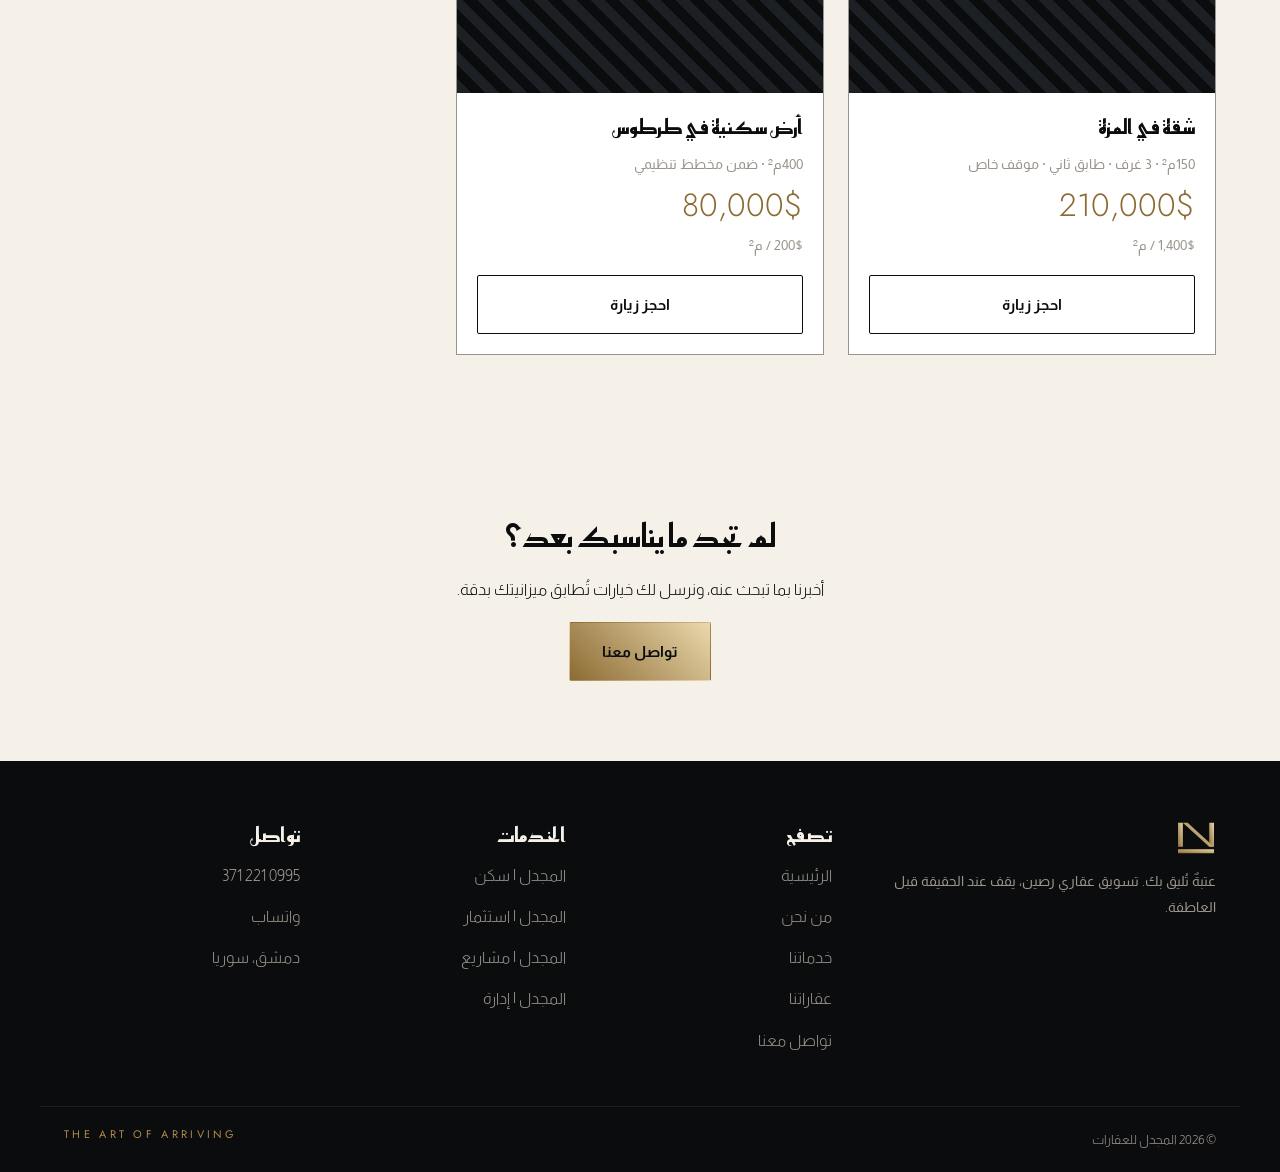
<file: properties.html>
<!DOCTYPE html>
<html lang="ar" dir="rtl">
<head>
<meta charset="UTF-8">
<meta name="viewport" content="width=device-width, initial-scale=1.0">
<title>عقاراتنا | المجدل للعقارات</title>
<meta name="description" content="تصفّح عقارات المجدل المعروضة للبيع والإيجار في دمشق والساحل.">
<link rel="icon" type="image/svg+xml" href="assets/favicon.svg">
<link rel="preconnect" href="https://fonts.googleapis.com">
<link href="https://fonts.googleapis.com/css2?family=Reem+Kufi:wght@600&family=Almarai:wght@300;400;700;800&family=Jost:wght@300;400&display=swap" rel="stylesheet">
<link rel="stylesheet" href="css/style.css">
</head>
<body>

<header class="site-header">
  <div class="container header-inner">
    <a href="index.html" class="logo-link">
      <svg class="logo-icon" width="40" height="34" viewBox="0 0 80 61" xmlns="http://www.w3.org/2000/svg">
        <defs>
          <linearGradient id="brassNavProp" x1="0%" y1="100%" x2="100%" y2="0%">
            <stop offset="0%" stop-color="#8B6B33"/>
            <stop offset="100%" stop-color="#EBD8AC"/>
          </linearGradient>
        </defs>
        <rect x="4" y="0" width="9.6" height="48" fill="url(#brassNavProp)"/>
        <rect x="66.4" y="0" width="9.6" height="48" fill="url(#brassNavProp)"/>
        <polygon points="13.6,0 23.2,0 76,48 66.4,48" fill="url(#brassNavProp)"/>
        <rect x="4" y="53" width="72" height="8" fill="url(#brassNavProp)"/>
      </svg>
      <div class="logo-text">
        <span class="logo-ar">المجدل</span>
        <span class="logo-en">AL-MAJDAL</span>
      </div>
    </a>
    <nav class="main-nav" id="mainNav">
      <a href="index.html">الرئيسية</a>
      <a href="about.html">من نحن</a>
      <a href="services.html">خدماتنا</a>
      <a href="properties.html">عقاراتنا</a>
      <a href="contact.html">تواصل معنا</a>
    </nav>
    <div class="header-actions">
      <a href="tel:+963995221371" class="phone-link">0995 221 371</a>
      <a href="contact.html" class="btn-brass btn-sm">احجز زيارة</a>
      <button class="menu-toggle" id="menuToggle" aria-label="القائمة">
        <span></span><span></span><span></span>
      </button>
    </div>
  </div>
</header>

<section class="hero hero-page">
  <div class="container">
    <span class="label">AL MAJDAL · LISTINGS</span>
    <h1 class="h1">عقاراتنا</h1>
    <p class="lead">كل عقار هنا موصوف بالأرقام قبل الكلمات. شقة 180م² · ثلاث غرف · طابق ثالث — لا أكثر، ولا أقل.</p>
  </div>
</section>

<section class="section">
  <div class="container">

    <div class="filter-bar">
      <button class="filter-btn active" data-filter="all">الكل</button>
      <button class="filter-btn" data-filter="available">متاح</button>
      <button class="filter-btn" data-filter="reserved">محجوز</button>
      <button class="filter-btn" data-filter="sold">مباع</button>
    </div>

    <div class="properties-grid">

      <div class="property-card" data-status="available">
        <div class="property-thumb"><span class="status-badge status-available">متاح</span></div>
        <div class="property-body">
          <h3 class="h3">شقة في المالكي</h3>
          <p class="caption">180م² · 3 غرف · طابق ثالث · إطلالة جنوبية</p>
          <p class="price">285,000$</p>
          <p class="caption">1,583$ / م²</p>
          <a href="contact.html" class="btn-outline-dark">احجز زيارة</a>
        </div>
      </div>

      <div class="property-card" data-status="reserved">
        <div class="property-thumb"><span class="status-badge status-reserved">محجوز</span></div>
        <div class="property-body">
          <h3 class="h3">فيلا في يعفور</h3>
          <p class="caption">420م² · 5 غرف · حديقة خاصة · إطلالة جبلية</p>
          <p class="price">620,000$</p>
          <p class="caption">1,476$ / م²</p>
          <a href="contact.html" class="btn-outline-dark">احجز زيارة</a>
        </div>
      </div>

      <div class="property-card" data-status="available">
        <div class="property-thumb"><span class="status-badge status-available">متاح</span></div>
        <div class="property-body">
          <h3 class="h3">أرض استثمارية في اللاذقية</h3>
          <p class="caption">600م² · واجهة بحرية · صك أخضر</p>
          <p class="price">150,000$</p>
          <p class="caption">250$ / م²</p>
          <a href="contact.html" class="btn-outline-dark">احجز زيارة</a>
        </div>
      </div>

      <div class="property-card" data-status="sold">
        <div class="property-thumb"><span class="status-badge status-sold">مباع</span></div>
        <div class="property-body">
          <h3 class="h3">شقة في أبو رمانة</h3>
          <p class="caption">210م² · 4 غرف · طابق خامس · مصعد</p>
          <p class="price">340,000$</p>
          <p class="caption">1,619$ / م²</p>
          <a href="contact.html" class="btn-outline-dark">احجز زيارة</a>
        </div>
      </div>

      <div class="property-card" data-status="available">
        <div class="property-thumb"><span class="status-badge status-available">متاح</span></div>
        <div class="property-body">
          <h3 class="h3">محل تجاري في الحمرا</h3>
          <p class="caption">65م² · واجهة رئيسية · جاهز للتشغيل</p>
          <p class="price">95,000$</p>
          <p class="caption">1,461$ / م²</p>
          <a href="contact.html" class="btn-outline-dark">احجز زيارة</a>
        </div>
      </div>

      <div class="property-card" data-status="reserved">
        <div class="property-thumb"><span class="status-badge status-reserved">محجوز</span></div>
        <div class="property-body">
          <h3 class="h3">فيلا في بلودان</h3>
          <p class="caption">310م² · 4 غرف · شرفة بانورامية</p>
          <p class="price">450,000$</p>
          <p class="caption">1,451$ / م²</p>
          <a href="contact.html" class="btn-outline-dark">احجز زيارة</a>
        </div>
      </div>

      <div class="property-card" data-status="available">
        <div class="property-thumb"><span class="status-badge status-available">متاح</span></div>
        <div class="property-body">
          <h3 class="h3">شقة في المزة</h3>
          <p class="caption">150م² · 3 غرف · طابق ثاني · موقف خاص</p>
          <p class="price">210,000$</p>
          <p class="caption">1,400$ / م²</p>
          <a href="contact.html" class="btn-outline-dark">احجز زيارة</a>
        </div>
      </div>

      <div class="property-card" data-status="sold">
        <div class="property-thumb"><span class="status-badge status-sold">مباع</span></div>
        <div class="property-body">
          <h3 class="h3">أرض سكنية في طرطوس</h3>
          <p class="caption">400م² · ضمن مخطط تنظيمي</p>
          <p class="price">80,000$</p>
          <p class="caption">200$ / م²</p>
          <a href="contact.html" class="btn-outline-dark">احجز زيارة</a>
        </div>
      </div>

    </div>
  </div>
</section>

<section class="section cta-final">
  <div class="container">
    <h2 class="h2">لم تجد ما يناسبك بعد؟</h2>
    <p class="body">أخبرنا بما تبحث عنه، ونرسل لك خيارات تُطابق ميزانيتك بدقة.</p>
    <a href="contact.html" class="btn-brass">تواصل معنا</a>
  </div>
</section>

<footer class="site-footer">
  <div class="container footer-grid">
    <div class="footer-brand">
      <svg class="logo-icon" width="40" height="34" viewBox="0 0 80 61" xmlns="http://www.w3.org/2000/svg">
        <defs>
          <linearGradient id="brassFootProp" x1="0%" y1="100%" x2="100%" y2="0%">
            <stop offset="0%" stop-color="#8B6B33"/>
            <stop offset="100%" stop-color="#EBD8AC"/>
          </linearGradient>
        </defs>
        <rect x="4" y="0" width="9.6" height="48" fill="url(#brassFootProp)"/>
        <rect x="66.4" y="0" width="9.6" height="48" fill="url(#brassFootProp)"/>
        <polygon points="13.6,0 23.2,0 76,48 66.4,48" fill="url(#brassFootProp)"/>
        <rect x="4" y="53" width="72" height="8" fill="url(#brassFootProp)"/>
      </svg>
      <p class="caption">عتبةٌ تُليق بك. تسويق عقاري رصين، يقف عند الحقيقة قبل العاطفة.</p>
    </div>
    <div class="footer-col">
      <h3 class="h3">تصفح</h3>
      <ul>
        <li><a href="index.html">الرئيسية</a></li>
        <li><a href="about.html">من نحن</a></li>
        <li><a href="services.html">خدماتنا</a></li>
        <li><a href="properties.html">عقاراتنا</a></li>
        <li><a href="contact.html">تواصل معنا</a></li>
      </ul>
    </div>
    <div class="footer-col">
      <h3 class="h3">الخدمات</h3>
      <ul>
        <li>المجدل | سكن</li>
        <li>المجدل | استثمار</li>
        <li>المجدل | مشاريع</li>
        <li>المجدل | إدارة</li>
      </ul>
    </div>
    <div class="footer-col">
      <h3 class="h3">تواصل</h3>
      <ul>
        <li><a href="tel:+963995221371">0995 221 371</a></li>
        <li><a href="https://wa.me/963995221371" target="_blank">واتساب</a></li>
        <li>دمشق، سوريا</li>
      </ul>
    </div>
  </div>
  <div class="footer-bottom container">
    <span>© 2026 المجدل للعقارات</span>
    <span class="label">THE ART OF ARRIVING</span>
  </div>
</footer>

<script src="js/script.js"></script>
</body>
</html>
</file>
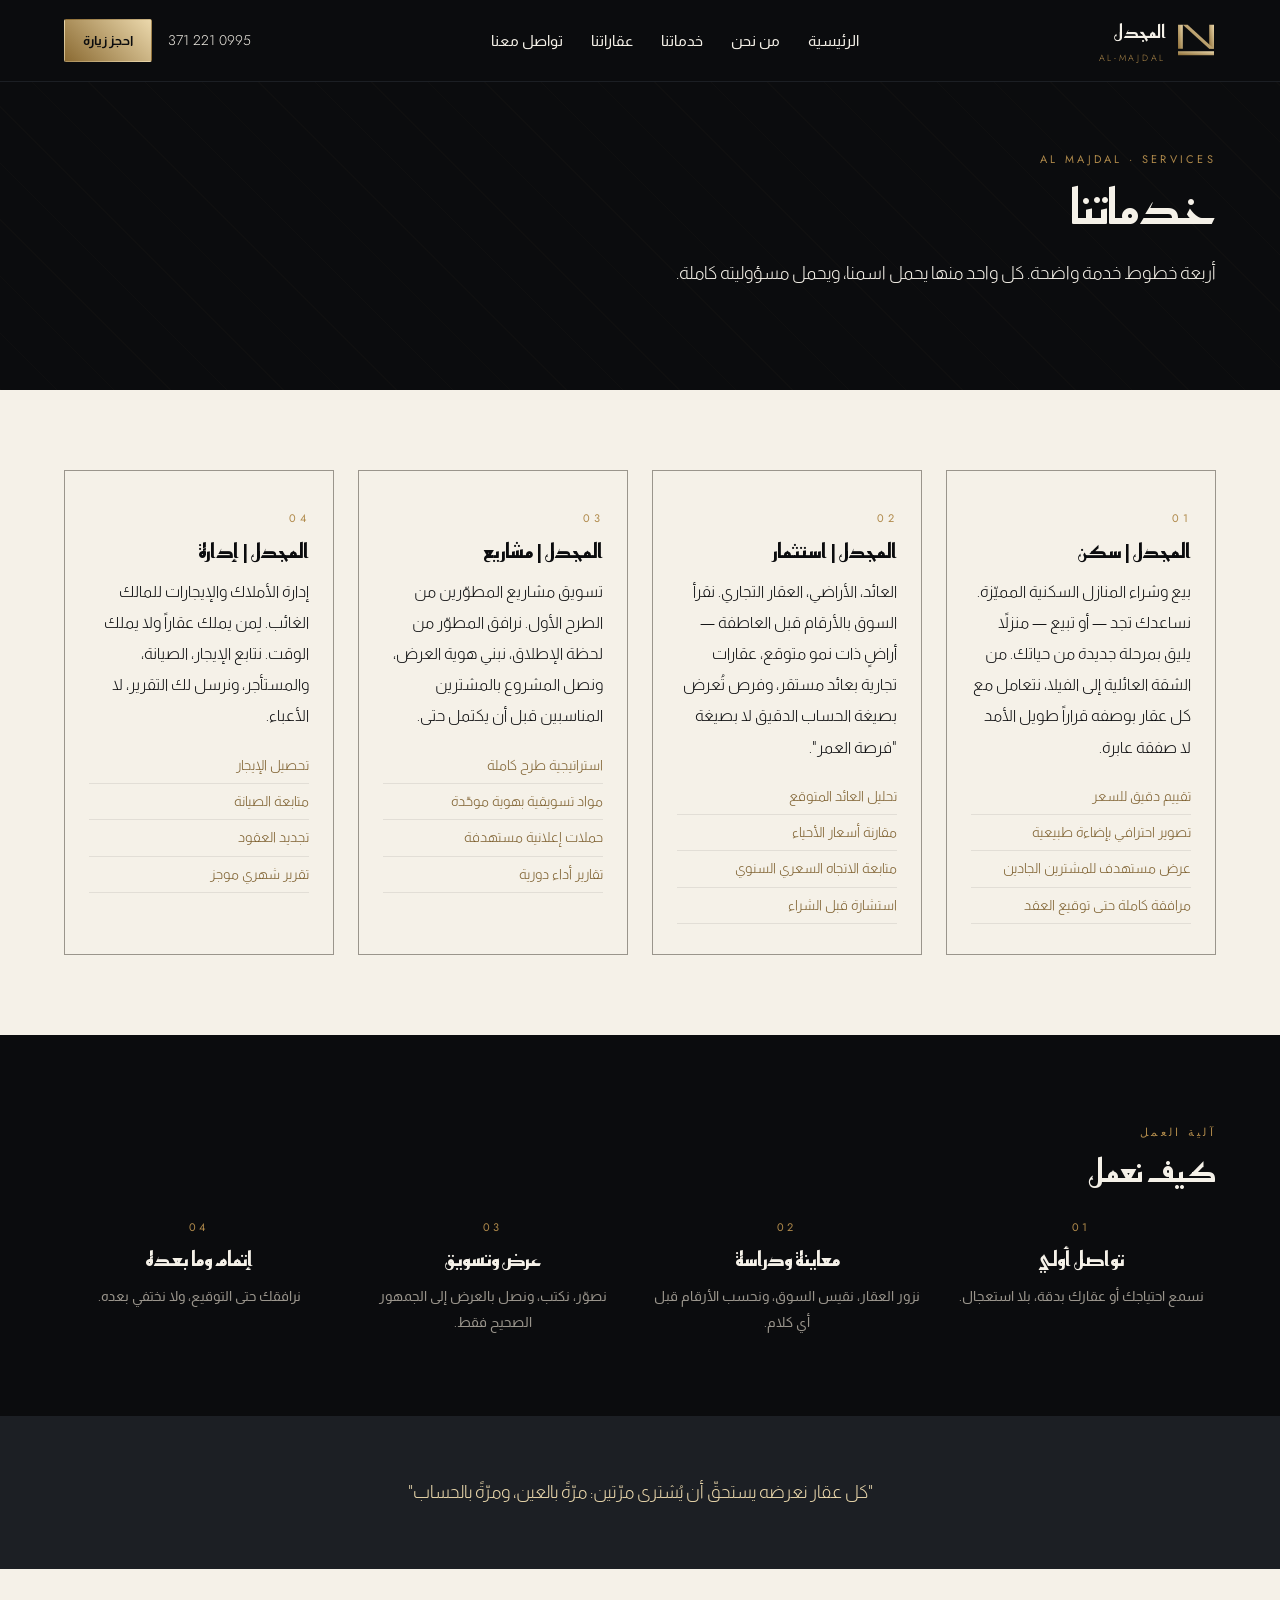
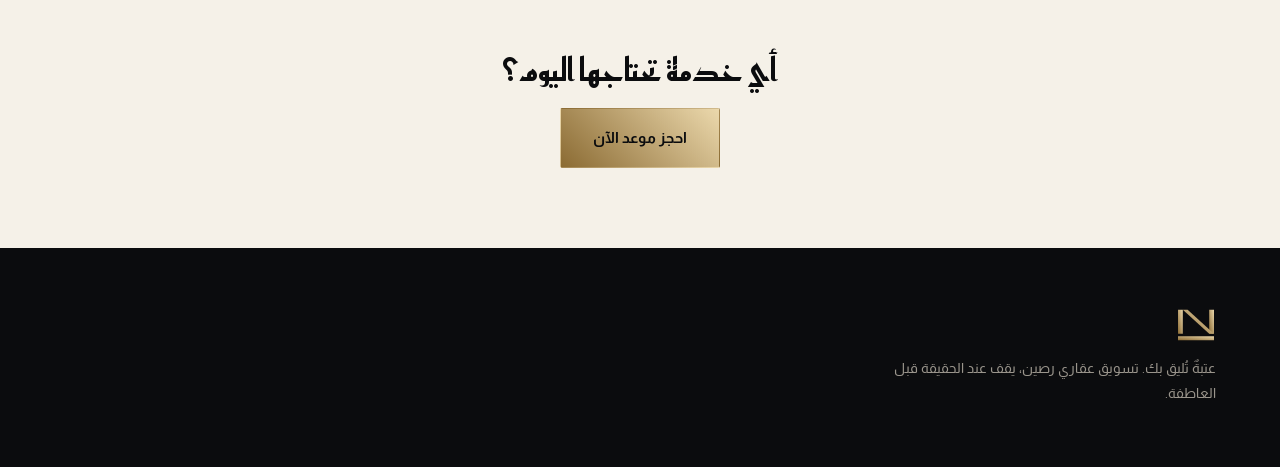
<file: services.html>
<!DOCTYPE html>
<html lang="ar" dir="rtl">
<head>
<meta charset="UTF-8">
<meta name="viewport" content="width=device-width, initial-scale=1.0">
<title>خدماتنا | المجدل للعقارات</title>
<meta name="description" content="المجدل للعقارات - سكن، استثمار، مشاريع، إدارة أملاك. أربع خدمات، وضوح واحد.">
<link rel="icon" type="image/svg+xml" href="assets/favicon.svg">
<link rel="preconnect" href="https://fonts.googleapis.com">
<link href="https://fonts.googleapis.com/css2?family=Reem+Kufi:wght@600&family=Almarai:wght@300;400;700;800&family=Jost:wght@300;400&display=swap" rel="stylesheet">
<link rel="stylesheet" href="css/style.css">
</head>
<body>

<header class="site-header">
  <div class="container header-inner">
    <a href="index.html" class="logo-link">
      <svg class="logo-icon" width="40" height="34" viewBox="0 0 80 61" xmlns="http://www.w3.org/2000/svg">
        <defs>
          <linearGradient id="brassNavServices" x1="0%" y1="100%" x2="100%" y2="0%">
            <stop offset="0%" stop-color="#8B6B33"/>
            <stop offset="100%" stop-color="#EBD8AC"/>
          </linearGradient>
        </defs>
        <rect x="4" y="0" width="9.6" height="48" fill="url(#brassNavServices)"/>
        <rect x="66.4" y="0" width="9.6" height="48" fill="url(#brassNavServices)"/>
        <polygon points="13.6,0 23.2,0 76,48 66.4,48" fill="url(#brassNavServices)"/>
        <rect x="4" y="53" width="72" height="8" fill="url(#brassNavServices)"/>
      </svg>
      <div class="logo-text">
        <span class="logo-ar">المجدل</span>
        <span class="logo-en">AL-MAJDAL</span>
      </div>
    </a>
    <nav class="main-nav" id="mainNav">
      <a href="index.html">الرئيسية</a>
      <a href="about.html">من نحن</a>
      <a href="services.html">خدماتنا</a>
      <a href="properties.html">عقاراتنا</a>
      <a href="contact.html">تواصل معنا</a>
    </nav>
    <div class="header-actions">
      <a href="tel:+963995221371" class="phone-link">0995 221 371</a>
      <a href="contact.html" class="btn-brass btn-sm">احجز زيارة</a>
      <button class="menu-toggle" id="menuToggle" aria-label="القائمة">
        <span></span><span></span><span></span>
      </button>
    </div>
  </div>
</header>

<section class="hero hero-page">
  <div class="container">
    <span class="label">AL MAJDAL · SERVICES</span>
    <h1 class="h1">خدماتنا</h1>
    <p class="lead">أربعة خطوط خدمة واضحة. كل واحد منها يحمل اسمنا، ويحمل مسؤوليته كاملة.</p>
  </div>
</section>

<section class="section">
  <div class="container">
    <div class="services-grid">

      <div class="service-card">
        <span class="label">01</span>
        <h3 class="h3">المجدل | سكن</h3>
        <p class="body">بيع وشراء المنازل السكنية المميّزة. نساعدك تجد — أو تبيع — منزلاً يليق بمرحلة جديدة من حياتك. من الشقة العائلية إلى الفيلا، نتعامل مع كل عقار بوصفه قراراً طويل الأمد لا صفقة عابرة.</p>
        <ul class="service-list">
          <li>تقييم دقيق للسعر</li>
          <li>تصوير احترافي بإضاءة طبيعية</li>
          <li>عرض مستهدف للمشترين الجادين</li>
          <li>مرافقة كاملة حتى توقيع العقد</li>
        </ul>
      </div>

      <div class="service-card">
        <span class="label">02</span>
        <h3 class="h3">المجدل | استثمار</h3>
        <p class="body">العائد، الأراضي، العقار التجاري. نقرأ السوق بالأرقام قبل العاطفة — أراضٍ ذات نمو متوقع، عقارات تجارية بعائد مستقر، وفرص تُعرض بصيغة الحساب الدقيق لا بصيغة "فرصة العمر".</p>
        <ul class="service-list">
          <li>تحليل العائد المتوقع</li>
          <li>مقارنة أسعار الأحياء</li>
          <li>متابعة الاتجاه السعري السنوي</li>
          <li>استشارة قبل الشراء</li>
        </ul>
      </div>

      <div class="service-card">
        <span class="label">03</span>
        <h3 class="h3">المجدل | مشاريع</h3>
        <p class="body">تسويق مشاريع المطوّرين من الطرح الأول. نرافق المطوّر من لحظة الإطلاق، نبني هوية العرض، ونصل المشروع بالمشترين المناسبين قبل أن يكتمل حتى.</p>
        <ul class="service-list">
          <li>استراتيجية طرح كاملة</li>
          <li>مواد تسويقية بهوية موحّدة</li>
          <li>حملات إعلانية مستهدفة</li>
          <li>تقارير أداء دورية</li>
        </ul>
      </div>

      <div class="service-card">
        <span class="label">04</span>
        <h3 class="h3">المجدل | إدارة</h3>
        <p class="body">إدارة الأملاك والإيجارات للمالك الغائب. لِمن يملك عقاراً ولا يملك الوقت. نتابع الإيجار، الصيانة، والمستأجر، ونرسل لك التقرير، لا الأعباء.</p>
        <ul class="service-list">
          <li>تحصيل الإيجار</li>
          <li>متابعة الصيانة</li>
          <li>تجديد العقود</li>
          <li>تقرير شهري موجز</li>
        </ul>
      </div>

    </div>
  </div>
</section>

<section class="section section-dark">
  <div class="container">
    <span class="label">آلية العمل</span>
    <h2 class="h2">كيف نعمل</h2>
    <div class="process-grid">
      <div class="process-step">
        <span class="label">01</span>
        <h3 class="h3">تواصل أولي</h3>
        <p class="caption">نسمع احتياجك أو عقارك بدقة، بلا استعجال.</p>
      </div>
      <div class="process-step">
        <span class="label">02</span>
        <h3 class="h3">معاينة ودراسة</h3>
        <p class="caption">نزور العقار، نقيس السوق، ونحسب الأرقام قبل أي كلام.</p>
      </div>
      <div class="process-step">
        <span class="label">03</span>
        <h3 class="h3">عرض وتسويق</h3>
        <p class="caption">نصوّر، نكتب، ونصل بالعرض إلى الجمهور الصحيح فقط.</p>
      </div>
      <div class="process-step">
        <span class="label">04</span>
        <h3 class="h3">إتمام وما بعده</h3>
        <p class="caption">نرافقك حتى التوقيع، ولا نختفي بعده.</p>
      </div>
    </div>
  </div>
</section>

<section class="promise-banner">
  <div class="container">
    <p class="lead">"كل عقار نعرضه يستحقّ أن يُشترى مرّتين: مرّةً بالعين، ومرّةً بالحساب"</p>
  </div>
</section>

<section class="section cta-final">
  <div class="container">
    <h2 class="h2">أي خدمة تحتاجها اليوم؟</h2>
    <a href="contact.html" class="btn-brass">احجز موعد الآن</a>
  </div>
</section>

<footer class="site-footer">
  <div class="container footer-grid">
    <div class="footer-brand">
      <svg class="logo-icon" width="40" height="34" viewBox="0 0 80 61" xmlns="http://www.w3.org/2000/svg">
        <defs>
          <linearGradient id="brassFootServices" x1="0%" y1="100%" x2="100%" y2="0%">
            <stop offset="0%" stop-color="#8B6B33"/>
            <stop offset="100%" stop-color="#EBD8AC"/>
          </linearGradient>
        </defs>
        <rect x="4" y="0" width="9.6" height="48" fill="url(#brassFootServices)"/>
        <rect x="66.4" y="0" width="9.6" height="48" fill="url(#brassFootServices)"/>
        <polygon points="13.6,0 23.2,0 76,48 66.4,48" fill="url(#brassFootServices)"/>
        <rect x="4" y="53" width="72" height="8" fill="url(#brassFootServices)"/>
      </svg>
      <p class="caption">عتبةٌ تُليق بك. تسويق عقاري رصين، يقف عند الحقيقة قبل العاطفة.</p>
    </div>
    <div class="footer-col">
</file>
<file: css/style.css>
:root {
  --noir: #0B0C0E;
  --graphite: #1C1F24;
  --brass: #B08A4B;
  --brass-light: #EBD8AC;
  --brass-dark: #8B6B33;
  --champagne: #E0C99B;
  --antique: #7C5E2C;
  --limestone: #F5F1E8;
  --stone: #9A958C;
  --status-available: #3E4B3F;
  --status-reserved: #B08A4B;
  --status-sold: #9A958C;
  --font-kufi: 'Reem Kufi', sans-serif;
  --font-body: 'Almarai', sans-serif;
  --font-latin: 'Jost', sans-serif;
}

* { margin: 0; padding: 0; box-sizing: border-box; }

html { scroll-behavior: smooth; }

body {
  background: var(--limestone);
  color: var(--noir);
  font-family: var(--font-body);
  font-weight: 300;
  line-height: 1.95;
  letter-spacing: 0;
  overflow-x: hidden;
}

a { text-decoration: none; color: inherit; }
ul { list-style: none; }
img { max-width: 100%; display: block; }

.container {
  max-width: 1200px;
  margin: 0 auto;
  padding: 0 24px;
}

/* Typography */
.h1 {
  font-family: var(--font-kufi);
  font-weight: 600;
  font-size: 48px;
  line-height: 1.25;
  color: var(--limestone);
  margin-bottom: 20px;
}
.h2 {
  font-family: var(--font-kufi);
  font-weight: 600;
  font-size: 32px;
  line-height: 1.35;
  margin-bottom: 16px;
}
.h3 {
  font-family: var(--font-kufi);
  font-weight: 600;
  font-size: 20px;
  line-height: 1.45;
  margin-bottom: 10px;
}
.lead {
  font-family: var(--font-body);
  font-weight: 300;
  font-size: 18px;
  line-height: 1.85;
  color: var(--limestone);
  max-width: 650px;
  margin-bottom: 30px;
}
.body {
  font-family: var(--font-body);
  font-weight: 300;
  font-size: 16px;
  line-height: 1.95;
  margin-bottom: 16px;
}
.caption {
  font-family: var(--font-body);
  font-weight: 400;
  font-size: 14px;
  line-height: 1.85;
  color: var(--stone);
}
.label {
  font-family: var(--font-latin);
  font-weight: 400;
  font-size: 11px;
  letter-spacing: 0.30em;
  text-transform: uppercase;
  line-height: 1.4;
  color: var(--brass);
  display: inline-block;
  margin-bottom: 10px;
}
.price {
  font-family: var(--font-latin);
  font-weight: 300;
  font-size: 32px;
  line-height: 1.1;
  color: var(--brass-dark);
  margin: 10px 0;
}

/* Buttons */
.btn-brass, .btn-outline, .btn-outline-dark {
  display: inline-block;
  padding: 14px 32px;
  font-family: var(--font-body);
  font-weight: 700;
  font-size: 15px;
  border-radius: 2px;
  transition: all 0.3s ease;
  cursor: pointer;
  border: 1px solid transparent;
  text-align: center;
}
.btn-brass {
  background: linear-gradient(45deg, var(--brass-dark), var(--brass-light));
  color: var(--noir);
}
.btn-brass:hover { opacity: 0.85; }
.btn-outline {
  border-color: var(--limestone);
  color: var(--limestone);
  background: transparent;
}
.btn-outline:hover { background: var(--limestone); color: var(--noir); }
.btn-outline-dark {
  border-color: var(--noir);
  color: var(--noir);
  background: transparent;
  display: block;
  margin-top: 16px;
}
.btn-outline-dark:hover { background: var(--noir); color: var(--limestone); }
.btn-sm { padding: 8px 18px; font-size: 13px; }
.btn-full { width: 100%; display: block; text-align: center; border: none; }

/* Header */
.site-header {
  position: sticky;
  top: 0;
  background: var(--noir);
  z-index: 100;
  border-bottom: 1px solid var(--graphite);
}
.header-inner {
  display: flex;
  align-items: center;
  justify-content: space-between;
  padding: 14px 24px;
}
.logo-link { display: flex; align-items: center; gap: 10px; }
.logo-text { display: flex; flex-direction: column; }
.logo-ar {
  font-family: var(--font-kufi);
  font-weight: 600;
  font-size: 18px;
  color: var(--limestone);
}
.logo-en {
  font-family: var(--font-latin);
  font-size: 9px;
  letter-spacing: 0.3em;
  color: var(--brass);
}
.main-nav {
  display: flex;
  gap: 28px;
}
.main-nav a {
  color: var(--limestone);
  font-size: 15px;
  font-weight: 400;
  transition: color 0.3s;
}
.main-nav a:hover { color: var(--brass); }
.header-actions { display: flex; align-items: center; gap: 16px; }
.phone-link { color: var(--limestone); font-family: var(--font-latin); font-size: 14px; }
.menu-toggle {
  display: none;
  flex-direction: column;
  gap: 5px;
  background: none;
  border: none;
  cursor: pointer;
}
.menu-toggle span {
  width: 24px;
  height: 2px;
  background: var(--limestone);
}

@media (max-width: 900px) {
  .main-nav {
    position: absolute;
    top: 100%;
    right: 0;
    left: 0;
    background: var(--noir);
    flex-direction: column;
    padding: 20px 24px;
    display: none;
    gap: 16px;
  }
  .main-nav.open { display: flex; }
  .phone-link { display: none; }
  .menu-toggle { display: flex; }
}

/* Hero */
.hero {
  background: var(--noir);
  padding: 80px 0 100px;
  position: relative;
  overflow: hidden;
}
.hero::before {
  content: '';
  position: absolute;
  inset: 0;
  background-image: repeating-linear-gradient(45deg, rgba(176,138,75,0.05) 0, rgba(176,138,75,0.05) 1px, transparent 1px, transparent 40px);
  opacity: 0.5;
}
.hero .container { position: relative; z-index: 1; }
.hero-page { padding: 60px 0 70px; }
.hero-cta { display: flex; gap: 16px; flex-wrap: wrap; }

/* Sections */
.section { padding: 80px 0; }
.section-dark { background: var(--noir); color: var(--limestone); }
.section-dark .h2, .section-dark .h3 { color: var(--limestone); }
.section-dark .caption { color: var(--stone); }

/* Idea cards */
.idea-cards {
  display: grid;
  grid-template-columns: repeat(3, 1fr);
  gap: 30px;
}
.idea-card {
  border-top: 2px solid var(--brass);
  padding-top: 20px;
}

/* Services grid */
.services-grid {
  display: grid;
  grid-template-columns: repeat(4, 1fr);
  gap: 24px;
}
.service-card {
  background: var(--limestone);
  border: 1px solid var(--stone);
  padding: 30px 24px;
}
.service-list { margin-top: 12px; }
.service-list li {
  font-size: 14px;
  color: var(--antique);
  padding: 4px 0;
  border-bottom: 1px solid rgba(0,0,0,0.08);
}

@media (max-width: 1000px) {
  .services-grid { grid-template-columns: repeat(2, 1fr); }
}
@media (max-width: 600px) {
  .services-grid, .idea-cards { grid-template-columns: 1fr; }
}

/* Process grid */
.process-grid {
  display: grid;
  grid-template-columns: repeat(4, 1fr);
  gap: 24px;
}
.process-step { text-align: center; }

@media (max-width: 900px) {
  .process-grid { grid-template-columns: repeat(2, 1fr); }
}

/* Traits grid */
.traits-grid {
  display: grid;
  grid-template-columns: repeat(5, 1fr);
  gap: 20px;
}
.trait-card {
  border: 1px solid var(--graphite);
  padding: 24px 16px;
  text-align: center;
}

@media (max-width: 1000px) {
  .traits-grid { grid-template-columns: repeat(2, 1fr); }
}

/* Personas grid */
.personas-grid {
  display: grid;
  grid-template-columns: repeat(4, 1fr);
  gap: 24px;
}
.persona-card {
  border-right: 3px solid var(--brass);
  padding: 10px 20px;
}

@media (max-width: 900px) {
  .personas-grid { grid-template-columns: repeat(2, 1fr); }
}
@media (max-width: 600px) {
  .personas-grid, .process-grid { grid-template-columns: 1fr; }
}

/* Promise banner */
.promise-banner {
  background: var(--graphite);
  color: var(--limestone);
  padding: 60px 0;
  text-align: center;
}
.promise-banner .lead { color: var(--brass-light); margin: 0 auto; }

/* Properties grid */
.properties-grid {
  display: grid;
  grid-template-columns: repeat(3, 1fr);
  gap: 24px;
}
.property-card {
  background: #fff;
  border: 1px solid var(--stone);
  overflow: hidden;
  transition: transform 0.3s;
}
.property-card:hover { transform: translateY(-4px); }
.property-thumb {
  height: 180px;
  background: repeating-linear-gradient(45deg, var(--graphite), var(--graphite) 10px, var(--noir) 10px, var(--noir) 20px);
  position: relative;
}
.property-body { padding: 20px; }
.status-badge {
  position: absolute;
  top: 12px;
  left: 12px;
  padding: 6px 14px;
  font-family: var(--font-latin);
  font-size: 11px;
  letter-spacing: 0.1em;
  color: #fff;
}
.status-available { background: var(--status-available); }
.status-reserved { background: var(--status-reserved); }
.status-sold { background: var(--status-sold); }

@media (max-width: 900px) {
  .properties-grid { grid-template-columns: repeat(2, 1fr); }
}
@media (max-width: 600px) {
  .properties-grid { grid-template-columns: 1fr; }
}

/* Filter bar */
.filter-bar {
  display: flex;
  gap: 12px;
  margin-bottom: 36px;
  flex-wrap: wrap;
}
.filter-btn {
  padding: 10px 22px;
  border: 1px solid var(--noir);
  background: transparent;
  cursor: pointer;
  font-family: var(--font-body);
  font-size: 14px;
}
.filter-btn.active, .filter-btn:hover {
  background: var(--noir);
  color: var(--limestone);
}

/* Contact grid */
.contact-grid {
  display: grid;
  grid-template-columns: 1fr 1.3fr;
  gap: 50px;
}
.info-list li {
  margin-bottom: 20px;
  display: flex;
  flex-direction: column;
}
.info-list a { color: var(--brass-dark); font-size: 16px; }
.map-placeholder {
  margin-top: 30px;
  height: 180px;
  background: var(--graphite);
  color: var(--stone);
  display: flex;
  align-items: center;
  justify-content: center;
}

.booking-form { display: flex; flex-direction: column; gap: 18px; }
.form-row { display: flex; gap: 16px; }
.form-row .form-group { flex: 1; }
.form-group { display: flex; flex-direction: column; }
.form-group input, .form-group select, .form-group textarea {
  padding: 12px 14px;
  background: var(--noir);
  border: 1px solid var(--brass);
  color: var(--limestone);
  font-family: var(--font-body);
  font-size: 15px;
}
.booking-form-wrap { background: var(--graphite); padding: 30px; }
.booking-form-wrap .h2 { color: var(--limestone); }

@media (max-width: 900px) {
  .contact-grid { grid-template-columns: 1fr; }
  .form-row { flex-direction: column; }
}

/* CTA final */
.cta-final { text-align: center; }

/* Footer */
.site-footer {
  background: var(--noir);
  color: var(--stone);
  padding: 60px 0 20px;
}
.footer-grid {
  display: grid;
  grid-template-columns: 1.5fr 1fr 1fr 1fr;
  gap: 30px;
  margin-bottom: 40px;
}
.footer-brand { display: flex; flex-direction: column; gap: 14px; }
.footer-col h3 { color: var(--limestone); }
.footer-col ul li { margin-bottom: 10px; }
.footer-col a:hover { color: var(--brass); }
.footer-bottom {
  display: flex;
  justify-content: space-between;
  border-top: 1px solid var(--graphite);
  padding-top: 20px;
  font-size: 13px;
}

@media (max-width: 900px) {
  .footer-grid { grid-template-columns: repeat(2, 1fr); }
}
@media (max-width: 500px) {
  .footer-grid { grid-template-columns: 1fr; }
  .footer-bottom { flex-direction: column; gap: 10px; text-align: center; }
}

/* Fade in */
.fade-in {
  opacity: 0;
  transform: translateY(20px);
  transition: all 0.7s ease;
}
.fade-in.visible {
  opacity: 1;
  transform: translateY(0);
}
</file>
